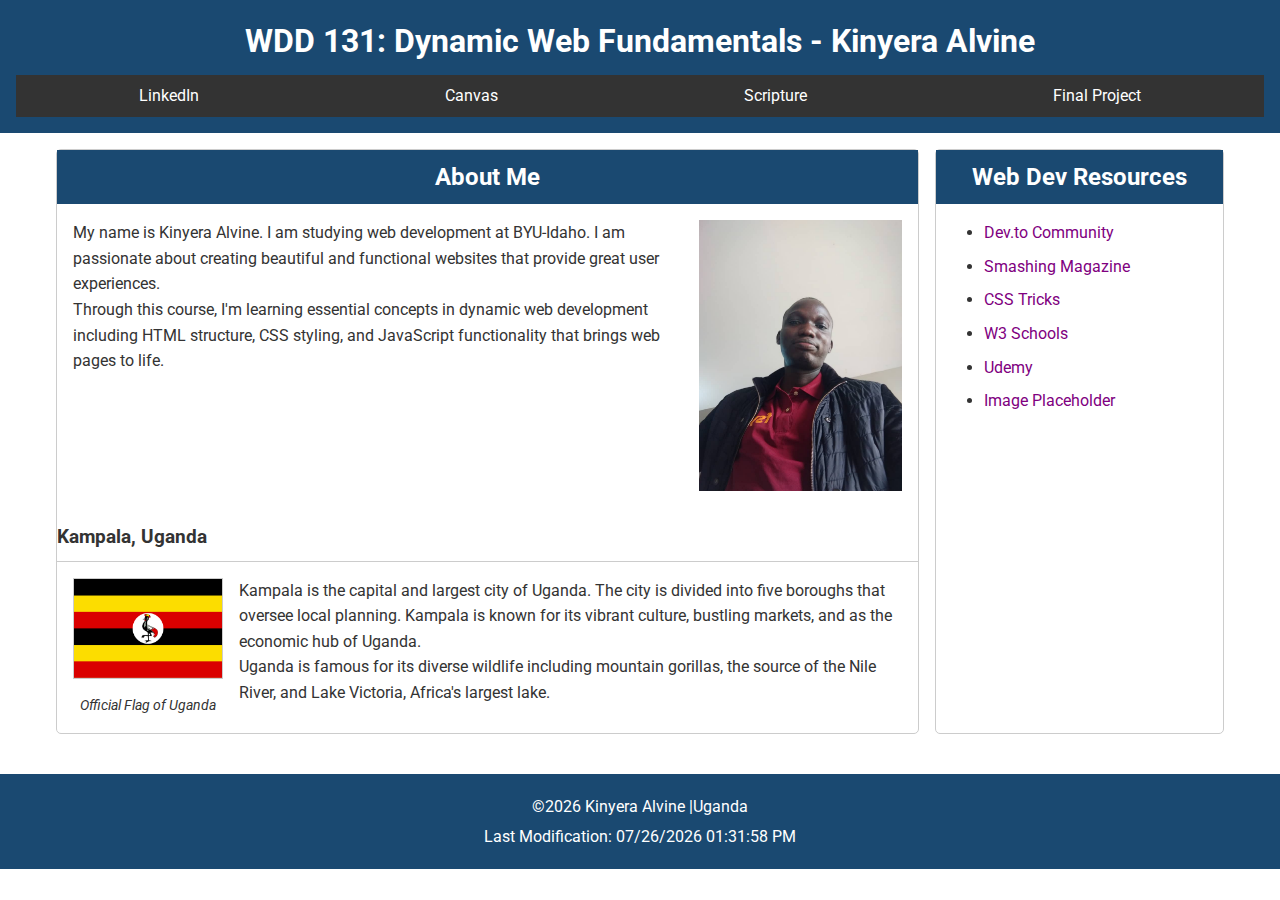
<file: index.html>
<!DOCTYPE html>
<html lang="en">
<head>
    <meta charset="UTF-8">
    <meta name="viewport" content="width=device-width, initial-scale=1.0">
    <title>WDD 131: Dynamic Web Fundamentals - Kinyera Alvine</title>
    <meta name="description" content="WDD 131 – Dynamic Web Fundamentals">
    <meta name="author" content="Kinyera Alvine">
    <link rel="stylesheet" href="styles/base.css">
    <link rel="preconnect" href="https://fonts.googleapis.com">
    <link rel="preconnect" href="https://fonts.gstatic.com" crossorigin>
    <link href="https://fonts.googleapis.com/css2?family=Roboto:wght@400;700&family=Lato&display=swap" rel="stylesheet">
    <script src="scripts/getdate.js" defer></script>
</head>
<body>
    <header>
        <h1>WDD 131: Dynamic Web Fundamentals - Kinyera Alvine</h1>
        <nav>
            <ul>
                <li><a href="https://www.linkedin.com/in/kinyera-alvine-8a0a10219/" target="_blank">LinkedIn</a></li>
                <li><a href="https://byupw.instructure.com/" target="_blank">Canvas</a></li>
                <li><a href="https://www.churchofjesuschrist.org/study/scriptures/bofm/1-ne/3?lang=eng&id=p7#p7" target="_blank">Scripture</a></li>
                <li><a href="final-project/" target="_blank">Final Project</a></li>
            </ul>
        </nav>
    </header>
    <main>
        <div class="content-container">
            <section class="about-me">
                <h2>About Me</h2>
                <div class="content">
                    <div class="bio-text">
                        <p>My name is Kinyera Alvine. I am studying web development at BYU-Idaho. I am passionate about creating beautiful and functional websites that provide great user experiences.</p>
                        <p>Through this course, I'm learning essential concepts in dynamic web development including HTML structure, CSS styling, and JavaScript functionality that brings web pages to life.</p>
                    </div>
                    <div class="profile-image">
                        <img src="images/picture.jpg" alt="Kinyera Alvine">
                    </div>
                </div>
                
                <h3> Kampala, Uganda</h3>
                <div class="location-content">
                    <div class="flag">
                        <img src="images/Flag.png" alt="Official Flag of Uganda">
                        <p class="caption">Official Flag of Uganda</p>
                    </div>
                    <div class="location-info">
                        <p>Kampala is the capital and largest city of Uganda. The city is divided into five boroughs that oversee local planning. Kampala is known for its vibrant culture, bustling markets, and as the economic hub of Uganda.</p>
                        <p>Uganda is famous for its diverse wildlife including mountain gorillas, the source of the Nile River, and Lake Victoria, Africa's largest lake.</p>
                    </div>
                </div>
            </section>
            
            <section class="resources">
                <h2>Web Dev Resources</h2>
                <ul>
                    <li><a href="https://dev.to/" target="_blank">Dev.to Community</a></li>
                    <li><a href="https://www.smashingmagazine.com/" target="_blank">Smashing Magazine</a></li>
                    <li><a href="https://css-tricks.com/" target="_blank">CSS Tricks</a></li>
                    <li><a href="https://www.w3schools.com/" target="_blank">W3 Schools</a></li>
                    <li><a href="https://www.udemy.com/" target="_blank">Udemy</a></li>
                    <li><a href="https://placeholder.com/" target="_blank">Image Placeholder</a></li>
                </ul>
            </section>
        </div>
    </main>
    <footer>
        <p>&copy;<span id="currentyear"></span>  Kinyera Alvine |Uganda</p>
        <p id="lastModified"></p>
    </footer>
</body>
</html>
</file>
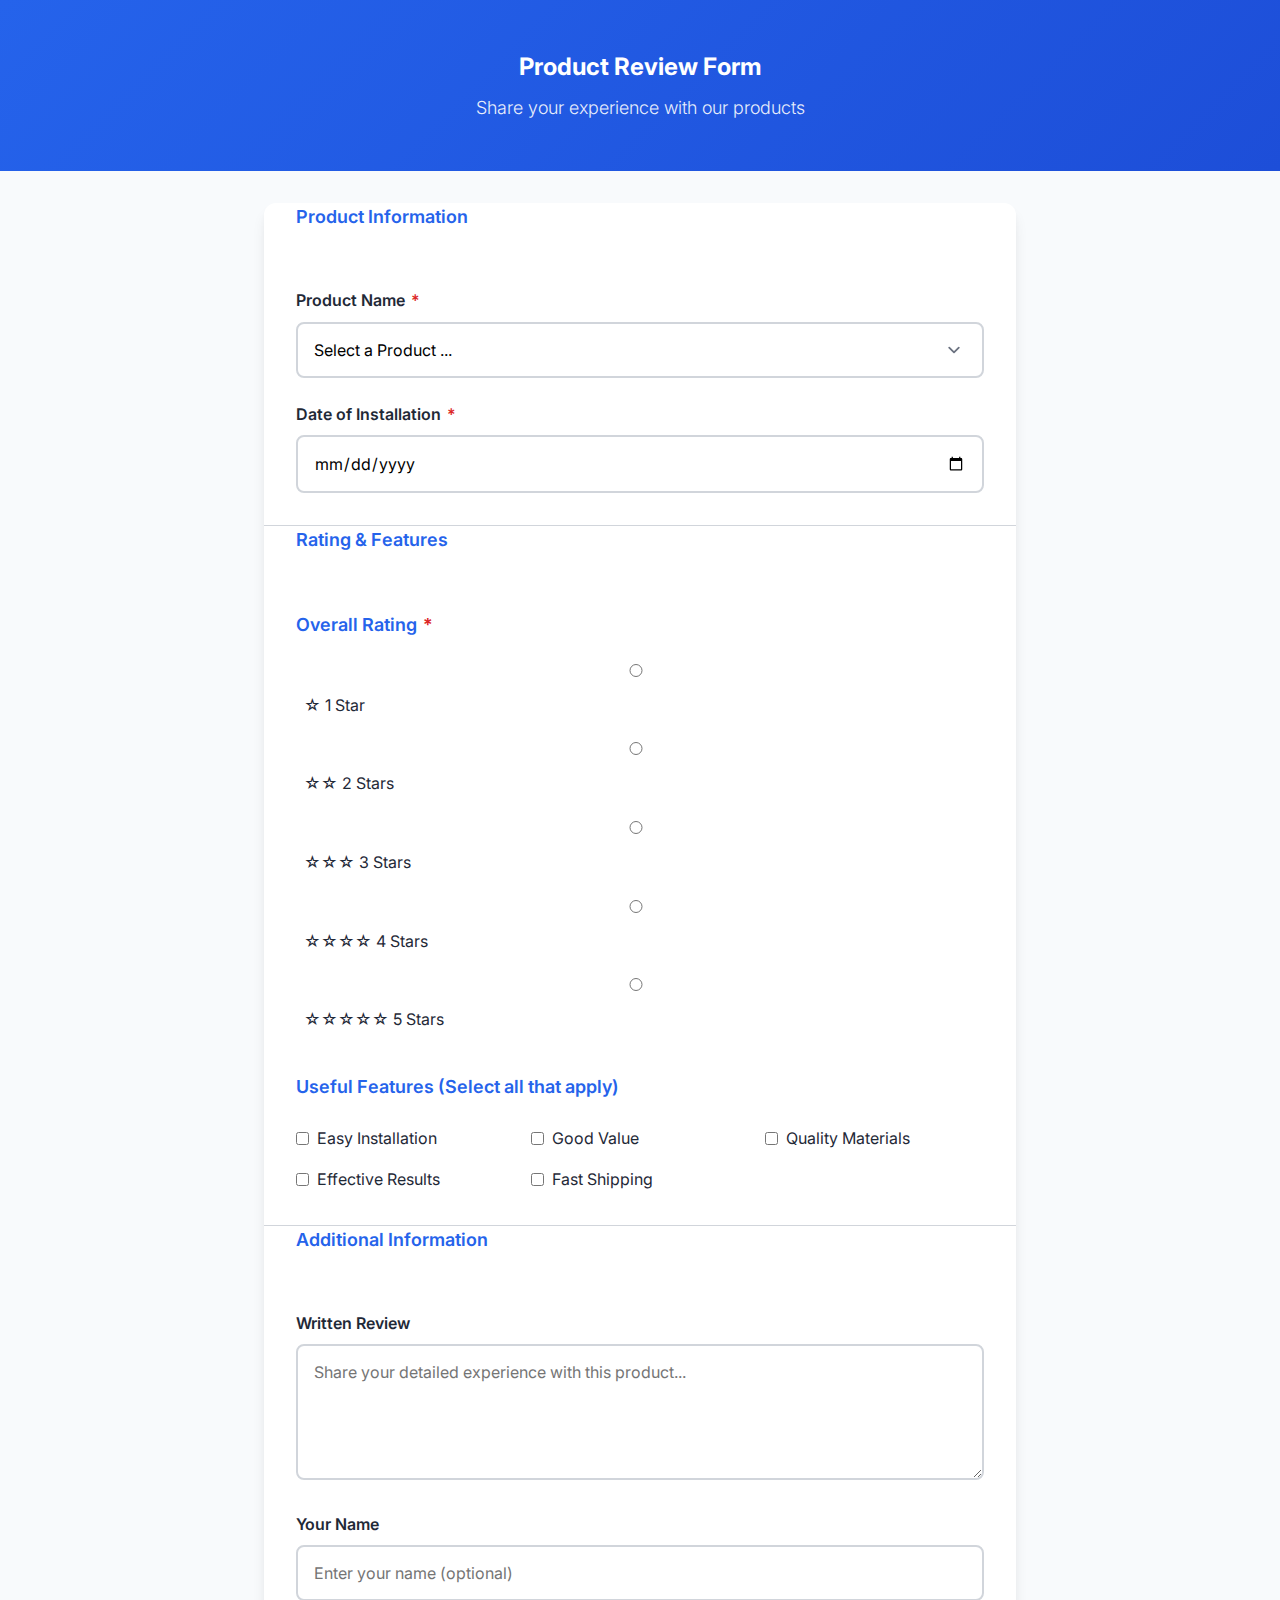
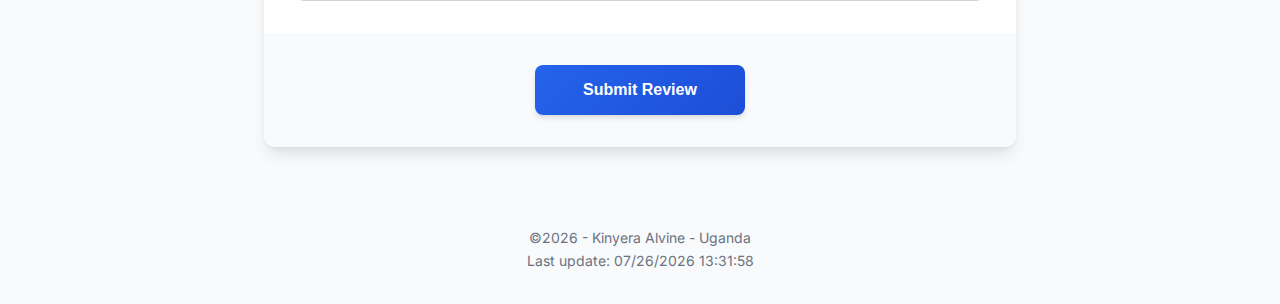
<file: form.html>
<!DOCTYPE html>
<html lang="en">
<head>
    <meta charset="UTF-8">
    <meta name="viewport" content="width=device-width, initial-scale=1.0">
    <title>Product Review Form | WDD 131</title>
    <meta name="description" content="Submit a product review with ratings and feedback">
    <meta name="author" content="Kinyera Alvine">
    <link rel="stylesheet" href="styles/form.css">
</head>
<body>
    <header>
        <h1>Product Review Form</h1>
        <p>Share your experience with our products</p>
    </header>

    <main>
        <form id="reviewForm" method="get" action="review.html">
            <fieldset>
                <legend>Product Information</legend>
                
                <div class="form-group">
                    <label for="productName">Product Name <span class="required">*</span></label>
                    <select id="productName" name="productName" required>
                        <option value="" disabled selected>Select a Product ...</option>
                    </select>
                </div>

                <div class="form-group">
                    <label for="installDate">Date of Installation <span class="required">*</span></label>
                    <input type="date" id="installDate" name="installDate" required>
                </div>
            </fieldset>

            <fieldset>
                <legend>Rating & Features</legend>
                
                <div class="form-group">
                    <fieldset class="rating-fieldset">
                        <legend>Overall Rating <span class="required">*</span></legend>
                        <div class="rating-container">
                            <input type="radio" id="rating1" name="rating" value="1" required>
                            <label for="rating1" class="star-label">☆ 1 Star</label>
                            
                            <input type="radio" id="rating2" name="rating" value="2" required>
                            <label for="rating2" class="star-label">☆☆ 2 Stars</label>
                            
                            <input type="radio" id="rating3" name="rating" value="3" required>
                            <label for="rating3" class="star-label">☆☆☆ 3 Stars</label>
                            
                            <input type="radio" id="rating4" name="rating" value="4" required>
                            <label for="rating4" class="star-label">☆☆☆☆ 4 Stars</label>
                            
                            <input type="radio" id="rating5" name="rating" value="5" required>
                            <label for="rating5" class="star-label">☆☆☆☆☆ 5 Stars</label>
                        </div>
                    </fieldset>
                </div>

                <div class="form-group">
                    <fieldset class="features-fieldset">
                        <legend>Useful Features (Select all that apply)</legend>
                        <div class="checkbox-container">
                            <div class="checkbox-item">
                                <input type="checkbox" id="easyInstall" name="features" value="Easy Installation">
                                <label for="easyInstall">Easy Installation</label>
                            </div>
                            <div class="checkbox-item">
                                <input type="checkbox" id="goodValue" name="features" value="Good Value">
                                <label for="goodValue">Good Value</label>
                            </div>
                            <div class="checkbox-item">
                                <input type="checkbox" id="qualityMaterials" name="features" value="Quality Materials">
                                <label for="qualityMaterials">Quality Materials</label>
                            </div>
                            <div class="checkbox-item">
                                <input type="checkbox" id="effectiveResults" name="features" value="Effective Results">
                                <label for="effectiveResults">Effective Results</label>
                            </div>
                            <div class="checkbox-item">
                                <input type="checkbox" id="fastShipping" name="features" value="Fast Shipping">
                                <label for="fastShipping">Fast Shipping</label>
                            </div>
                        </div>
                    </fieldset>
                </div>
            </fieldset>

            <fieldset>
                <legend>Additional Information</legend>
                
                <div class="form-group">
                    <label for="writtenReview">Written Review</label>
                    <textarea id="writtenReview" name="writtenReview" rows="5" placeholder="Share your detailed experience with this product..."></textarea>
                </div>

                <div class="form-group">
                    <label for="userName">Your Name</label>
                    <input type="text" id="userName" name="userName" placeholder="Enter your name (optional)">
                </div>
            </fieldset>

            <div class="form-actions">
                <input type="submit" value="Submit Review" class="submit-btn">
            </div>
        </form>
    </main>

    <footer>
      <p>&copy;<span id="currentyear">2025</span> - Kinyera Alvine - Uganda</p>
    <p id="lastModified">Last Modified:</p>
    </footer>

    <script src="scripts/form.js"></script>
</body>
</html>
</file>
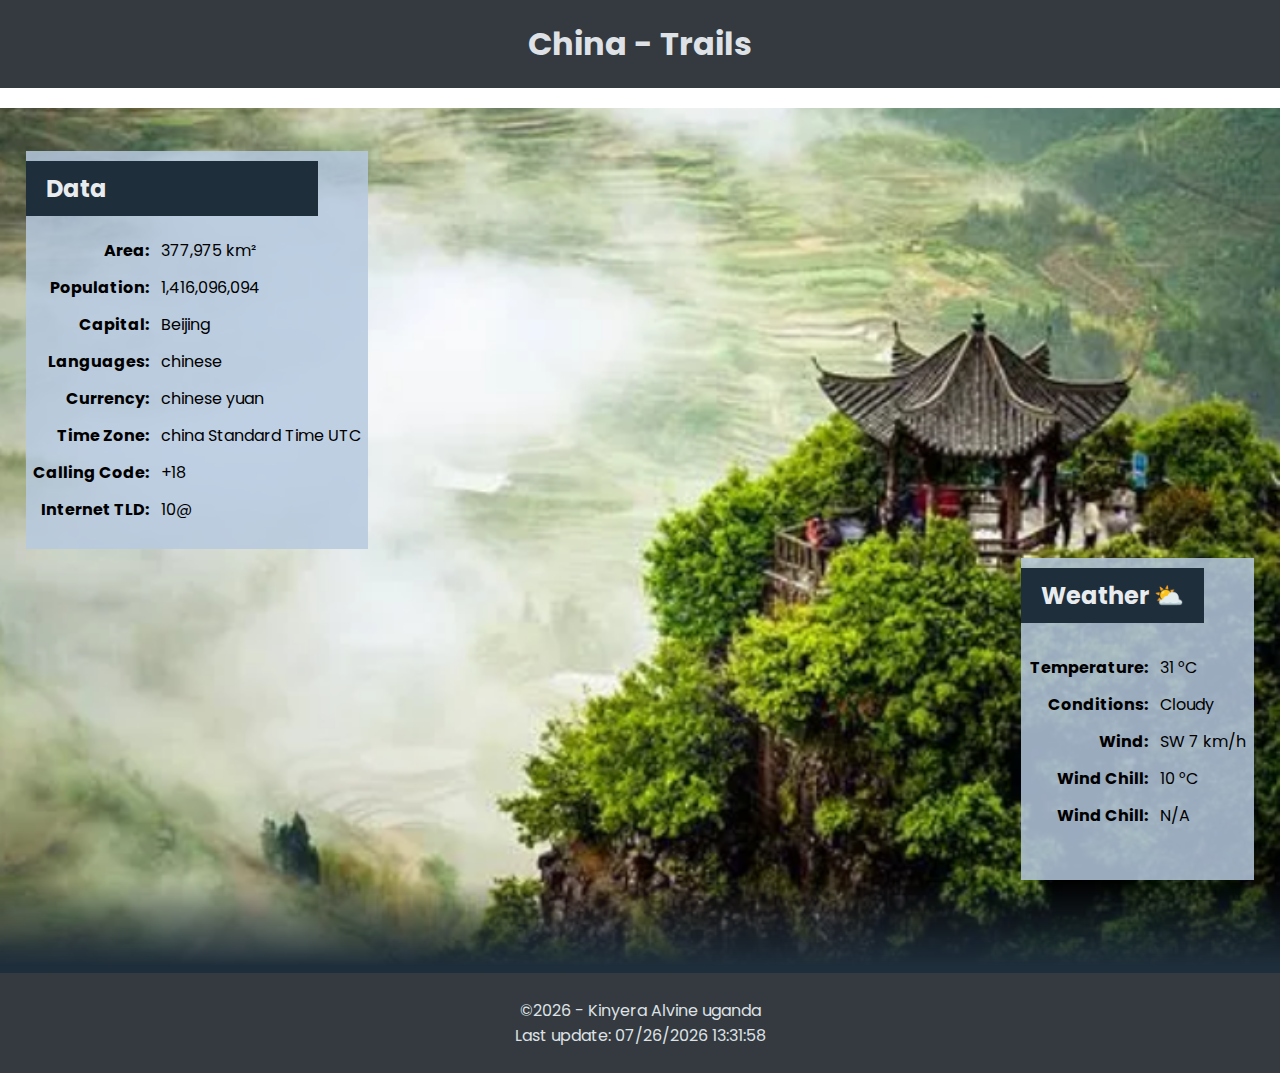
<file: place.html>
<!DOCTYPE html>
<html lang="en">

<head>
    <meta charset="UTF-8">
    <meta name="viewport" content="width=device-width, initial-scale=1.0">
    <title>Document</title>
    <meta name="description" content="">
    <meta name="keywords" content="">
    <meta name="author" content="">
    <link rel="preconnect" href="https://fonts.googleapis.com">
    <link rel="preconnect" href="https://fonts.gstatic.com" crossorigin>
    <link href="https://fonts.googleapis.com/css2?family=Poppins:wght@100;400&display=swap" rel="stylesheet">
    <link rel="stylesheet" href="styles/place.css">
    <link rel="stylesheet" href="styles/place-large.css">
    <script src="scripts/place.js" defer></script>
</head>

<body>
    <header>
        <h1>China - Trails</h1>
    </header>
    <main class="container">
        <div class="hero-section">
            <picture class="hero">
                <source media="(min-width: 1000px)" srcset="images/hero-large1.png">
                <source media="(min-width: 620px)" srcset="images/hero-midiun1.png">
                <img src="images/hero-small1.png" alt="china">
            </picture>
        </div>
        <div class="data">
            <h2 class="box-title">Data</h2>
            <table>
                <tr>
                    <td class="label"><b>Area:</b></td>
                    <td>377,975 km²</td>
                </tr>
                <tr>
                    <td class="label"><b>Population:</b></td>
                    <td>1,416,096,094</td>
                </tr>
                <tr>
                    <td class="label"><b>Capital:</b></td>
                    <td>Beijing</td>
                </tr>
                <tr>
                    <td class="label"><b>Languages:</b></td>
                    <td>chinese</td>
                </tr>
                <tr>
                    <td class="label"><b>Currency:</b></td>
                    <td>chinese yuan</td>
                </tr>
                <tr>
                    <td class="label"><b>Time Zone:</b></td>
                    <td>china Standard Time UTC</td>
                </tr>
                <tr>
                    <td class="label"><b>Calling Code:</b></td>
                    <td>+18</td>
                </tr>
                <tr>
                    <td class="label"><b>Internet TLD:</b></td>
                    <td>10@</td>
                </tr>
            </table>
        </div>
        <div class="weather">
            <h2 class="box-title">Weather <span class="weather-icon">&#9925;</span></h2>
            <img src="images/weather-icon.svg" alt="light weather">
            <table>
                <tr>
                    <td class="label"><b>Temperature:</b></td>
                    <td>31 °C</td>
                </tr>
                <tr>
                    <td class="label"><b>Conditions:</b></td>
                    <td>Cloudy</td>
                </tr>
                <tr>
                    <td class="label"><b>Wind:</b></td>
                    <td>SW 7 km/h</td>
                </tr>
                <tr>
                    <td class="label"><b>Wind Chill:</b></td>
                    <td>10 °C</td>
                </tr>
            </table>
        </div>
    </main>
    <footer>
        <p>
            &copy;<span id="currentyear">year </span> - Kinyera Alvine uganda
        </p>
        <p id="lastModified">time stamp </p>
    </footer>
</body>

</html>
</file>
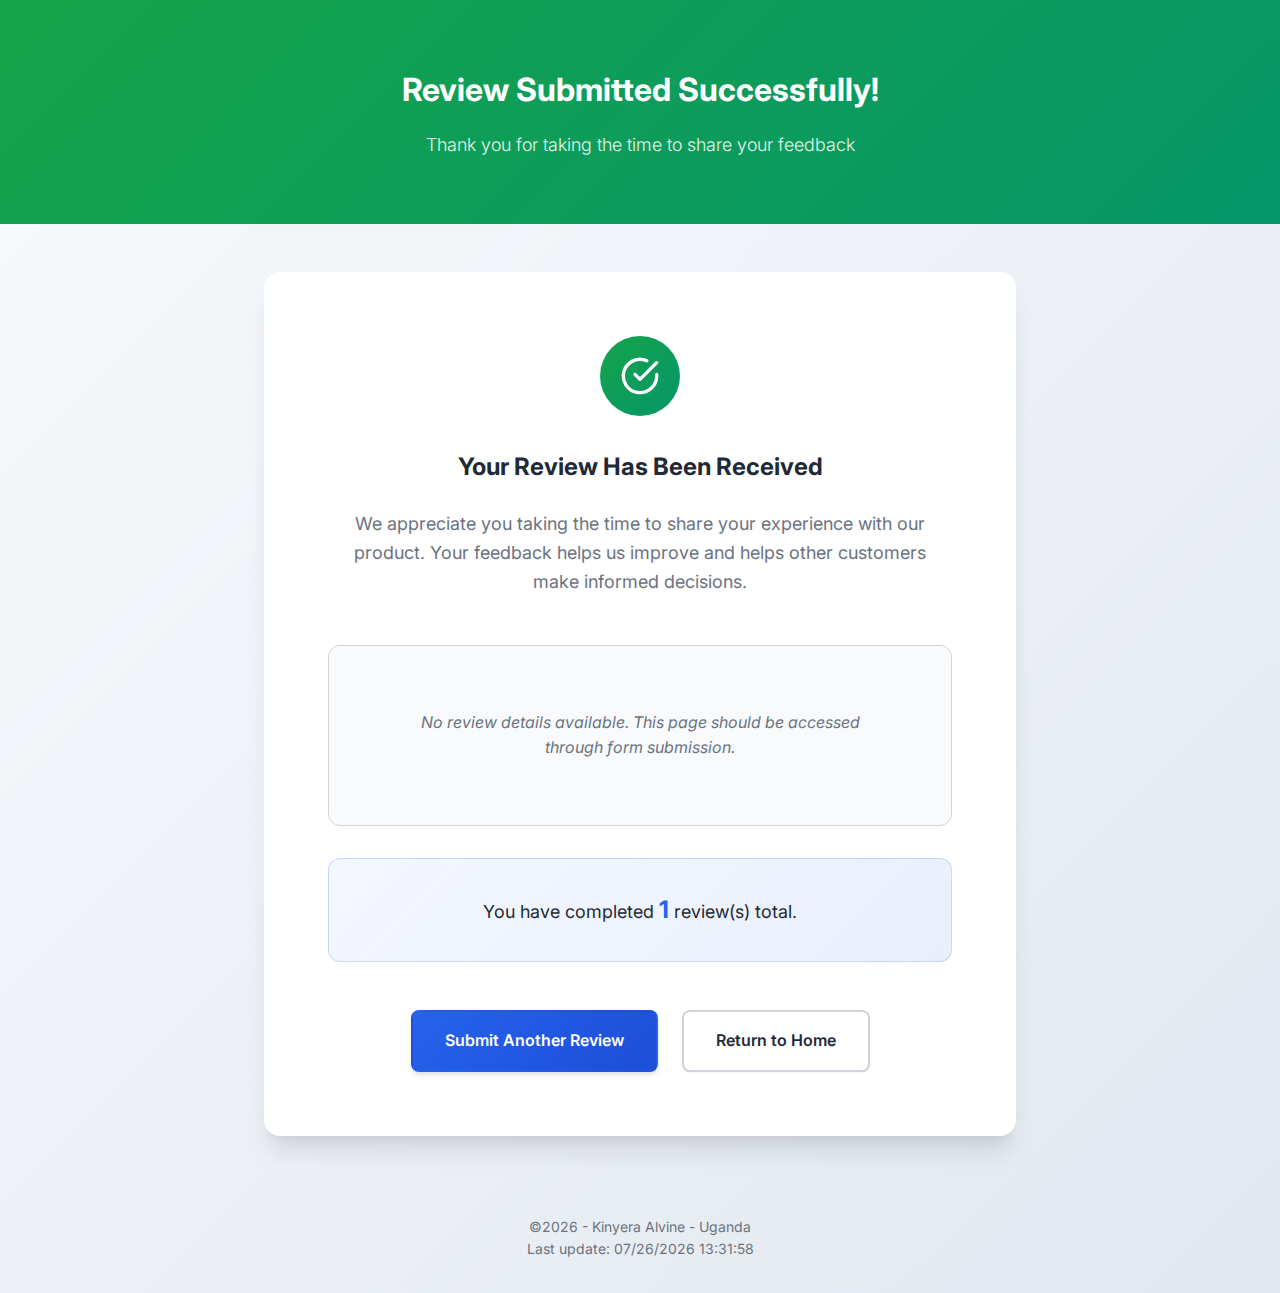
<file: review.html>
<!DOCTYPE html>
<html lang="en">
<head>
    <meta charset="UTF-8">
    <meta name="viewport" content="width=device-width, initial-scale=1.0">
    <title>Review Confirmation | WDD 131</title>
    <meta name="description" content="Thank you for submitting your product review">
    <meta name="author" content="Kinyera Alvine">
    <link rel="stylesheet" href="styles/review.css">
</head>
<body>
    <header>
        <h1>Review Submitted Successfully!</h1>
        <p>Thank you for taking the time to share your feedback</p>
    </header>

    <main>
        <div class="confirmation-container">
            <div class="success-icon">
                <svg width="64" height="64" viewBox="0 0 24 24" fill="none" stroke="currentColor" stroke-width="2" stroke-linecap="round" stroke-linejoin="round">
                    <path d="M22 11.08V12a10 10 0 1 1-5.93-9.14"></path>
                    <polyline points="22,4 12,14.01 9,11.01"></polyline>
                </svg>
            </div>
            
            <h2>Your Review Has Been Received</h2>
            <p class="confirmation-message">
                We appreciate you taking the time to share your experience with our product. 
                Your feedback helps us improve and helps other customers make informed decisions.
            </p>
            
            <div class="review-summary" id="reviewSummary">
            </div>
            
            <div class="review-counter">
                <p>You have completed <strong id="reviewCount">0</strong> review(s) total.</p>
            </div>
            
            <div class="action-buttons">
                <a href="form.html" class="btn btn-primary">Submit Another Review</a>
                <a href="#" class="btn btn-secondary">Return to Home</a>
            </div>
        </div>
    </main>

    <footer>
        <p>&copy;<span id="currentyear">2025</span> - Kinyera Alvine - Uganda</p>
    <p id="lastModified">Last Modified:</p>
    </footer>

    <script src="scripts/review.js"></script>
</body>
</html>
</file>
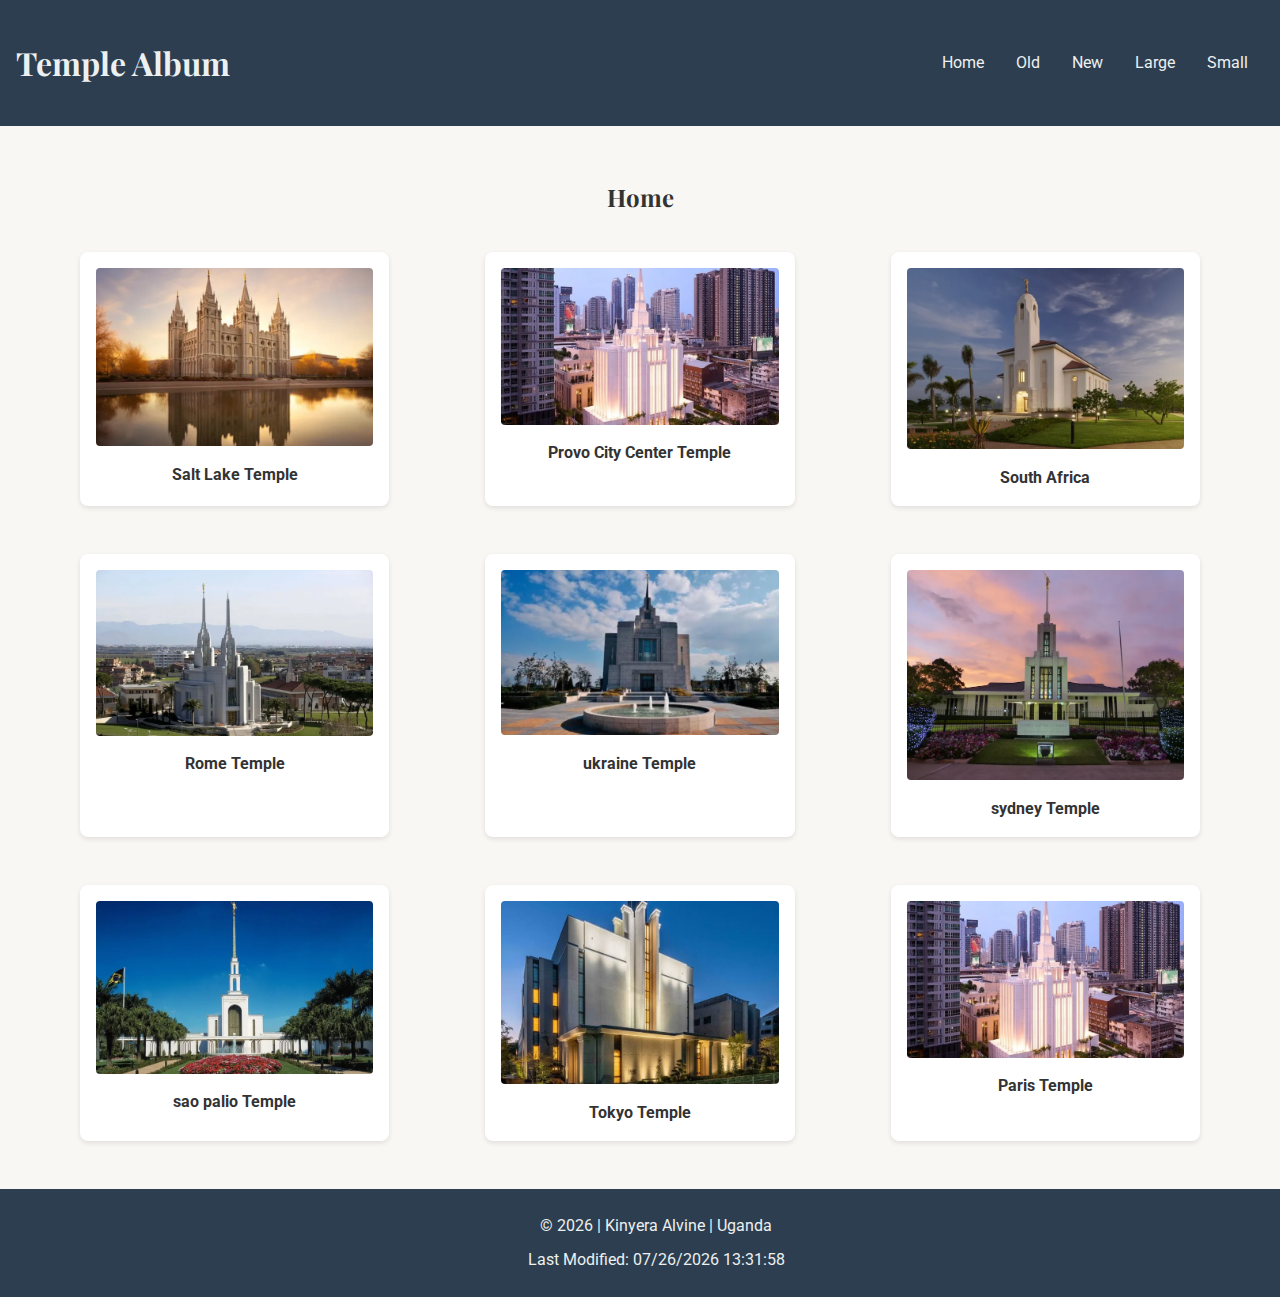
<file: temple.html>
<!DOCTYPE html>
<html lang="en">
<head>
    <meta charset="UTF-8">
    <meta name="viewport" content="width=device-width, initial-scale=1.0">
    <title>Temple Album</title>
    <meta name="description" content="A responsive gallery of temple pictures">
    <meta name="author" content="Kinyera Alvine">
    <link rel="preconnect" href="https://fonts.googleapis.com">
    <link rel="preconnect" href="https://fonts.gstatic.com" crossorigin>
    <link href="https://fonts.googleapis.com/css2?family=Roboto:wght@400;700&family=Playfair+Display:wght@700&display=swap" rel="stylesheet">
    
    
    <link rel="stylesheet" href="styles/temples.css">
    <link rel="stylesheet" href="styles/temples-large.css" media="(min-width: 768px)">
    
   
    <script src="scripts/temples.js" defer></script>
</head>
<body>
    <header>
        <h1>Temple Album</h1>
        <button id="menu-button" aria-label="Toggle navigation menu">☰</button>
        <nav id="primary-nav">
            <ul>
                <li><a href="index.html">Home</a></li>
                <li><a href="#">Old</a></li>
                <li><a href="#">New</a></li>
                <li><a href="#">Large</a></li>
                <li><a href="#">Small</a></li>
            </ul>
        </nav>
    </header>
    
    <main>
        <h2>Home</h2>
        <div class="gallery">
            <figure>
                <img src="images/salt lake.png" alt="Salt Lake Temple" loading="lazy">
                <figcaption>Salt Lake Temple</figcaption>
            </figure>
            <figure>
                <img src="images/provo.png" alt="Provo City Center Temple" loading="lazy">
                <figcaption>Provo City Center Temple</figcaption>
            </figure>
            <figure>
                <img src="images/South africa.png" alt="Manti Temple" loading="lazy">
                <figcaption>South Africa</figcaption>
            </figure>
            <figure>
                <img src="images/rome.png" alt="Logan Temple" loading="lazy">
                <figcaption>Rome Temple</figcaption>
            </figure>
            <figure>
                <img src="images/Ukraine.png" alt="St. George Temple" loading="lazy">
                <figcaption>ukraine Temple</figcaption>
            </figure>
            <figure>
                <img src="images/sydney.png" alt="Bountiful Temple" loading="lazy">
                <figcaption>sydney Temple</figcaption>
            </figure>
            <figure>
                <img src="images/sao palio.png" alt="Ogden Temple" loading="lazy">
                <figcaption>sao palio Temple</figcaption>
            </figure>
            <figure>
                <img src="images/Tokyo.png" alt="Jordan River Temple" loading="lazy">
                <figcaption>Tokyo Temple</figcaption>
            </figure>
            <figure>
                <img src="images/paris.png" alt="Draper Temple" loading="lazy">
                <figcaption>Paris Temple</figcaption>
            </figure>
        </div>
    </main>
    
    <footer>
        <p>&copy; <span id="currentyear"></span> | Kinyera Alvine | Uganda</p>
        <p>Last Modified: <span id="lastmodified"></span></p>
    </footer>
</body>
</html>
</file>
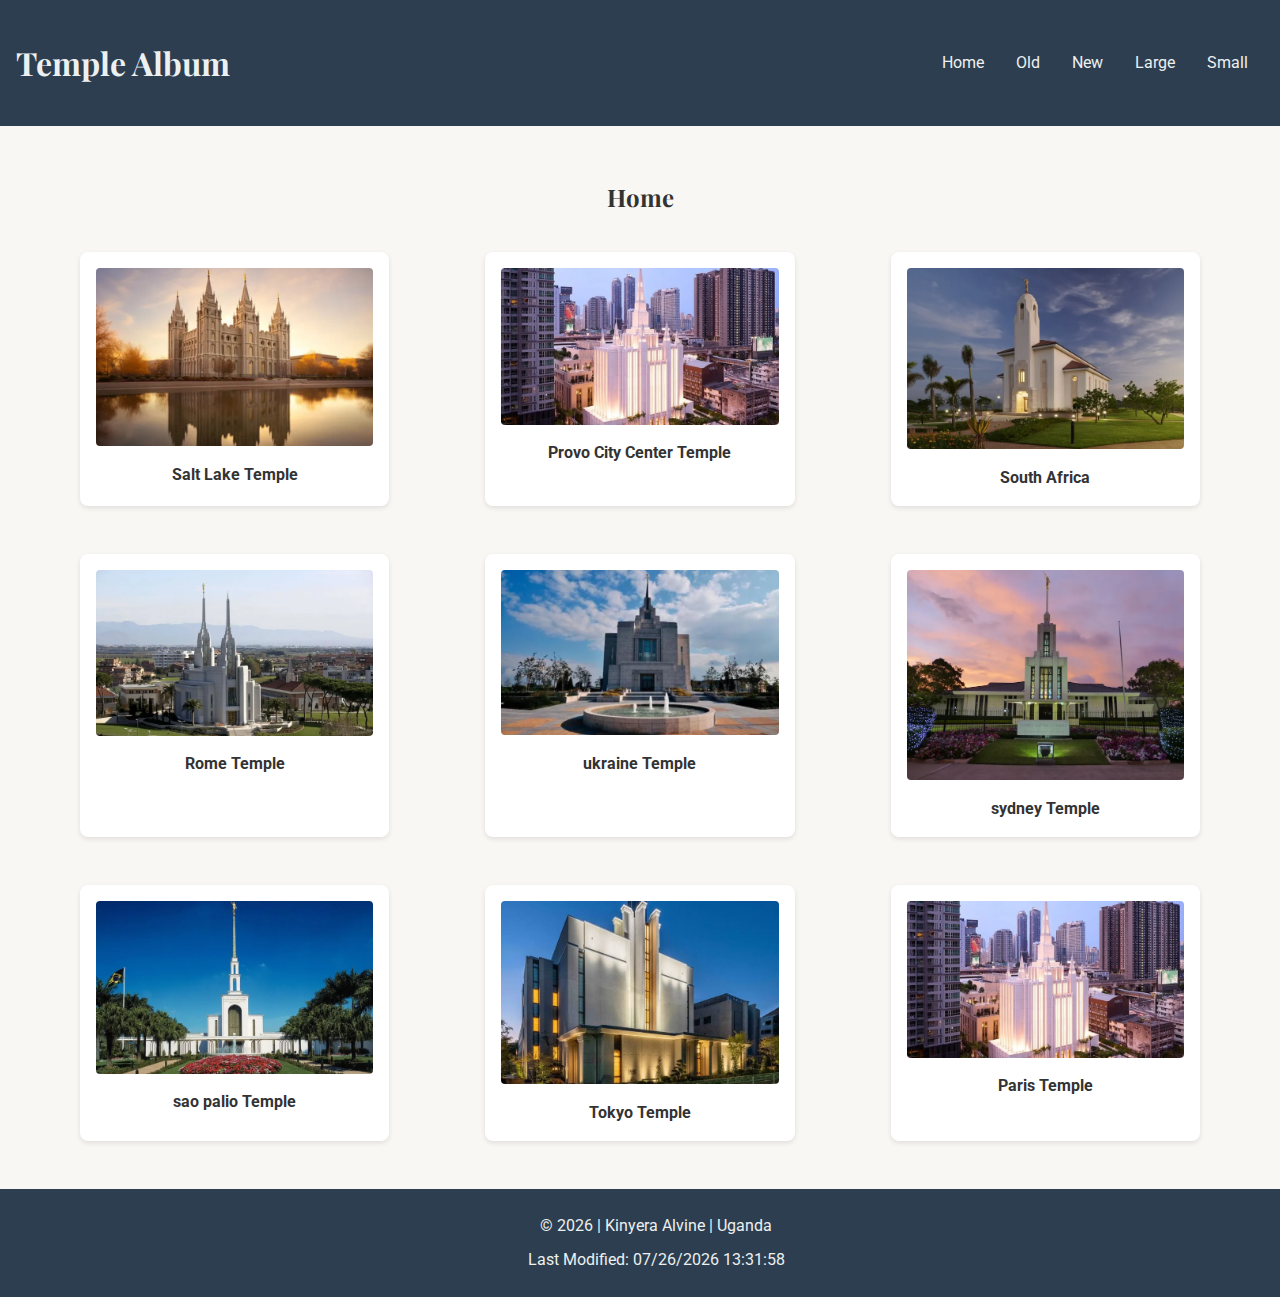
<file: temples.html>
<!DOCTYPE html>
<html lang="en">
<head>
    <meta charset="UTF-8">
    <meta name="viewport" content="width=device-width, initial-scale=1.0">
    <title>Temple Album</title>
    <meta name="description" content="A responsive gallery of temple pictures">
    <meta name="author" content="Kinyera Alvine">
    <link rel="preconnect" href="https://fonts.googleapis.com">
    <link rel="preconnect" href="https://fonts.gstatic.com" crossorigin>
    <link href="https://fonts.googleapis.com/css2?family=Roboto:wght@400;700&family=Playfair+Display:wght@700&display=swap" rel="stylesheet">
    
    
    <link rel="stylesheet" href="styles/temples.css">
    <link rel="stylesheet" href="styles/temples-large.css" media="(min-width: 768px)">
    
   
    <script src="scripts/temples.js" defer></script>
</head>
<body>
    <header>
        <h1>Temple Album</h1>
        <button id="menu-button" aria-label="Toggle navigation menu">☰</button>
        <nav id="primary-nav">
            <ul>
                <li><a href="index.html">Home</a></li>
                <li><a href="filtered-temples.html">Old</a></li>
                <li><a href="#">New</a></li>
                <li><a href="#">Large</a></li>
                <li><a href="#">Small</a></li>
            </ul>
        </nav>
    </header>
    
    <main>
        <h2>Home</h2>
        <div class="gallery">
            <figure>
                <img src="images/salt lake.png" alt="Salt Lake Temple" loading="lazy">
                <figcaption>Salt Lake Temple</figcaption>
            </figure>
            <figure>
                <img src="images/provo.png" alt="Provo City Center Temple" loading="lazy">
                <figcaption>Provo City Center Temple</figcaption>
            </figure>
            <figure>
                <img src="images/South africa.png" alt="Manti Temple" loading="lazy">
                <figcaption>South Africa</figcaption>
            </figure>
            <figure>
                <img src="images/rome.png" alt="Logan Temple" loading="lazy">
                <figcaption>Rome Temple</figcaption>
            </figure>
            <figure>
                <img src="images/Ukraine.png" alt="St. George Temple" loading="lazy">
                <figcaption>ukraine Temple</figcaption>
            </figure>
            <figure>
                <img src="images/sydney.png" alt="Bountiful Temple" loading="lazy">
                <figcaption>sydney Temple</figcaption>
            </figure>
            <figure>
                <img src="images/sao palio.png" alt="Ogden Temple" loading="lazy">
                <figcaption>sao palio Temple</figcaption>
            </figure>
            <figure>
                <img src="images/Tokyo.png" alt="Jordan River Temple" loading="lazy">
                <figcaption>Tokyo Temple</figcaption>
            </figure>
            <figure>
                <img src="images/paris.png" alt="Draper Temple" loading="lazy">
                <figcaption>Paris Temple</figcaption>
            </figure>
        </div>
    </main>
    
    <footer>
        <p>&copy; <span id="currentyear"></span> | Kinyera Alvine | Uganda</p>
        <p>Last Modified: <span id="lastmodified"></span></p>
    </footer>
</body>
</html>
</file>
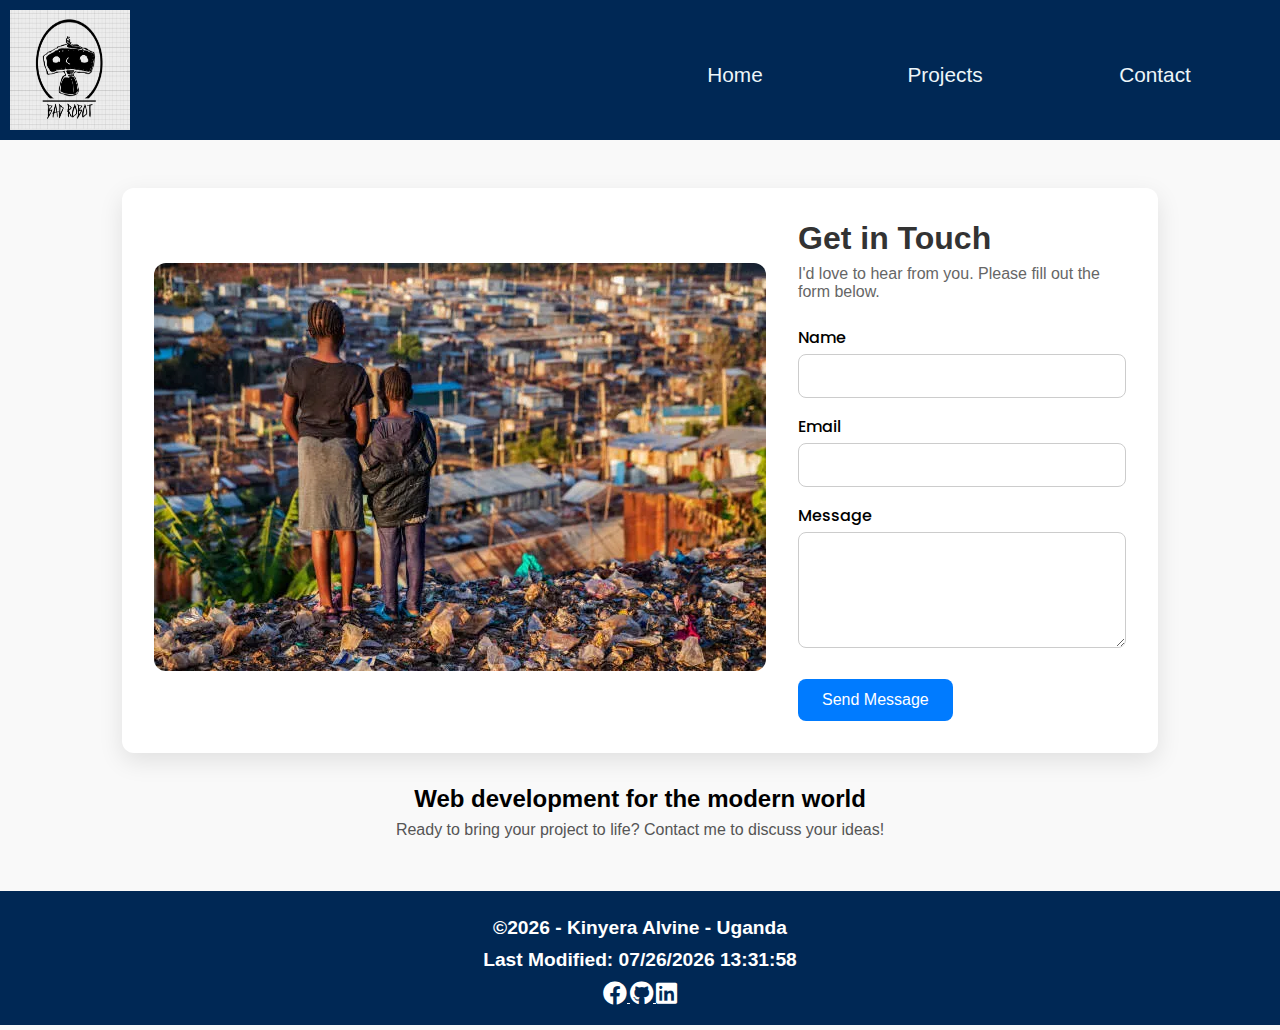
<file: Projects/contact.html>
<!DOCTYPE html>
<html lang="en">
<head>
  <meta charset="UTF-8" />
  <meta name="viewport" content="width=device-width, initial-scale=1.0" />
  <title>Contact Us</title>
  <meta name="description" content="Contact the developer for web projects or collaborations" />
  <meta name="keywords" content="Web Developer, Contact Form, Uganda, Portfolio" />
  <meta name="author" content="Kinyera Alvine uganda" />

  <link href="https://fonts.googleapis.com/css2?family=Poppins:wght@300;500;700&display=swap" rel="stylesheet" />
  <link href='https://unpkg.com/boxicons@2.1.4/css/boxicons.min.css' rel='stylesheet' />
  <link rel="stylesheet" href="https://cdnjs.cloudflare.com/ajax/libs/font-awesome/5.15.1/css/all.min.css" />

  <link rel="stylesheet" href="styles/style.css" />
  <link rel="stylesheet" href="styles/style-large.css" />
  <link rel="stylesheet" href="styles/contact.css" />

</head>
<body>
  <header>
    <img src="images/logo.png" alt="Logo Kinyera Alvine" width="150" />
    <button id="menu"></button>
    <nav class="navigation">
      <a href="index.html">Home</a>
      <a href="projects.html">Projects</a>
      <a class="active" href="contact.html">Contact</a>
    </nav>
  </header>

  <main class="contact-main">
    <section class="contact-wrapper">
      <div class="contact-image">
        <img src="images/kid.webp" alt="African Tech" />
      </div>
      <div class="contact-form">
        <h1>Get in Touch</h1>
        <p>I'd love to hear from you. Please fill out the form below.</p>
        <form action="my-handling-form-page" method="post">
          <label for="name">Name</label>
          <input type="text" id="name" name="user_name" required />

          <label for="mail">Email</label>
          <input type="email" id="mail" name="user_email" required />

          <label for="msg">Message</label>
          <textarea id="msg" name="user_message" rows="5" required></textarea>

          <button type="submit">Send Message</button>
        </form>
      </div>
    </section>

    <section class="contact-footer-cta">
      <h3>Web development for the modern world</h3>
      <p>Ready to bring your project to life? Contact me to discuss your ideas!</p>
    </section>
  </main>

  <footer>
    <p>&copy;<span id="currentyear">2025</span> - Kinyera Alvine - Uganda</p>
    <p id="lastModified">Last Modified:</p>
    <div class="social-links">
      <a href="https://twitter.com/AlvineKinyera" target="_blank">
        <i class="fab fa-facebook fa-beat" style="font-size: 24px;"></i>
      </a>
      <a href="https://github.com/alvine2" target="_blank">
        <i class="fab fa-github fa-beat" style="font-size: 24px;"></i>
      </a>
      <a href="https://www.linkedin.com/in/kinyera-alvine-8a0a10219/" target="_blank">
        <i class="fab fa-linkedin fa-beat" style="font-size: 24px;"></i>
      </a>
    </div>
  </footer>

  <script src="scripts/base.js" defer></script>
</body>
</html>
</file>
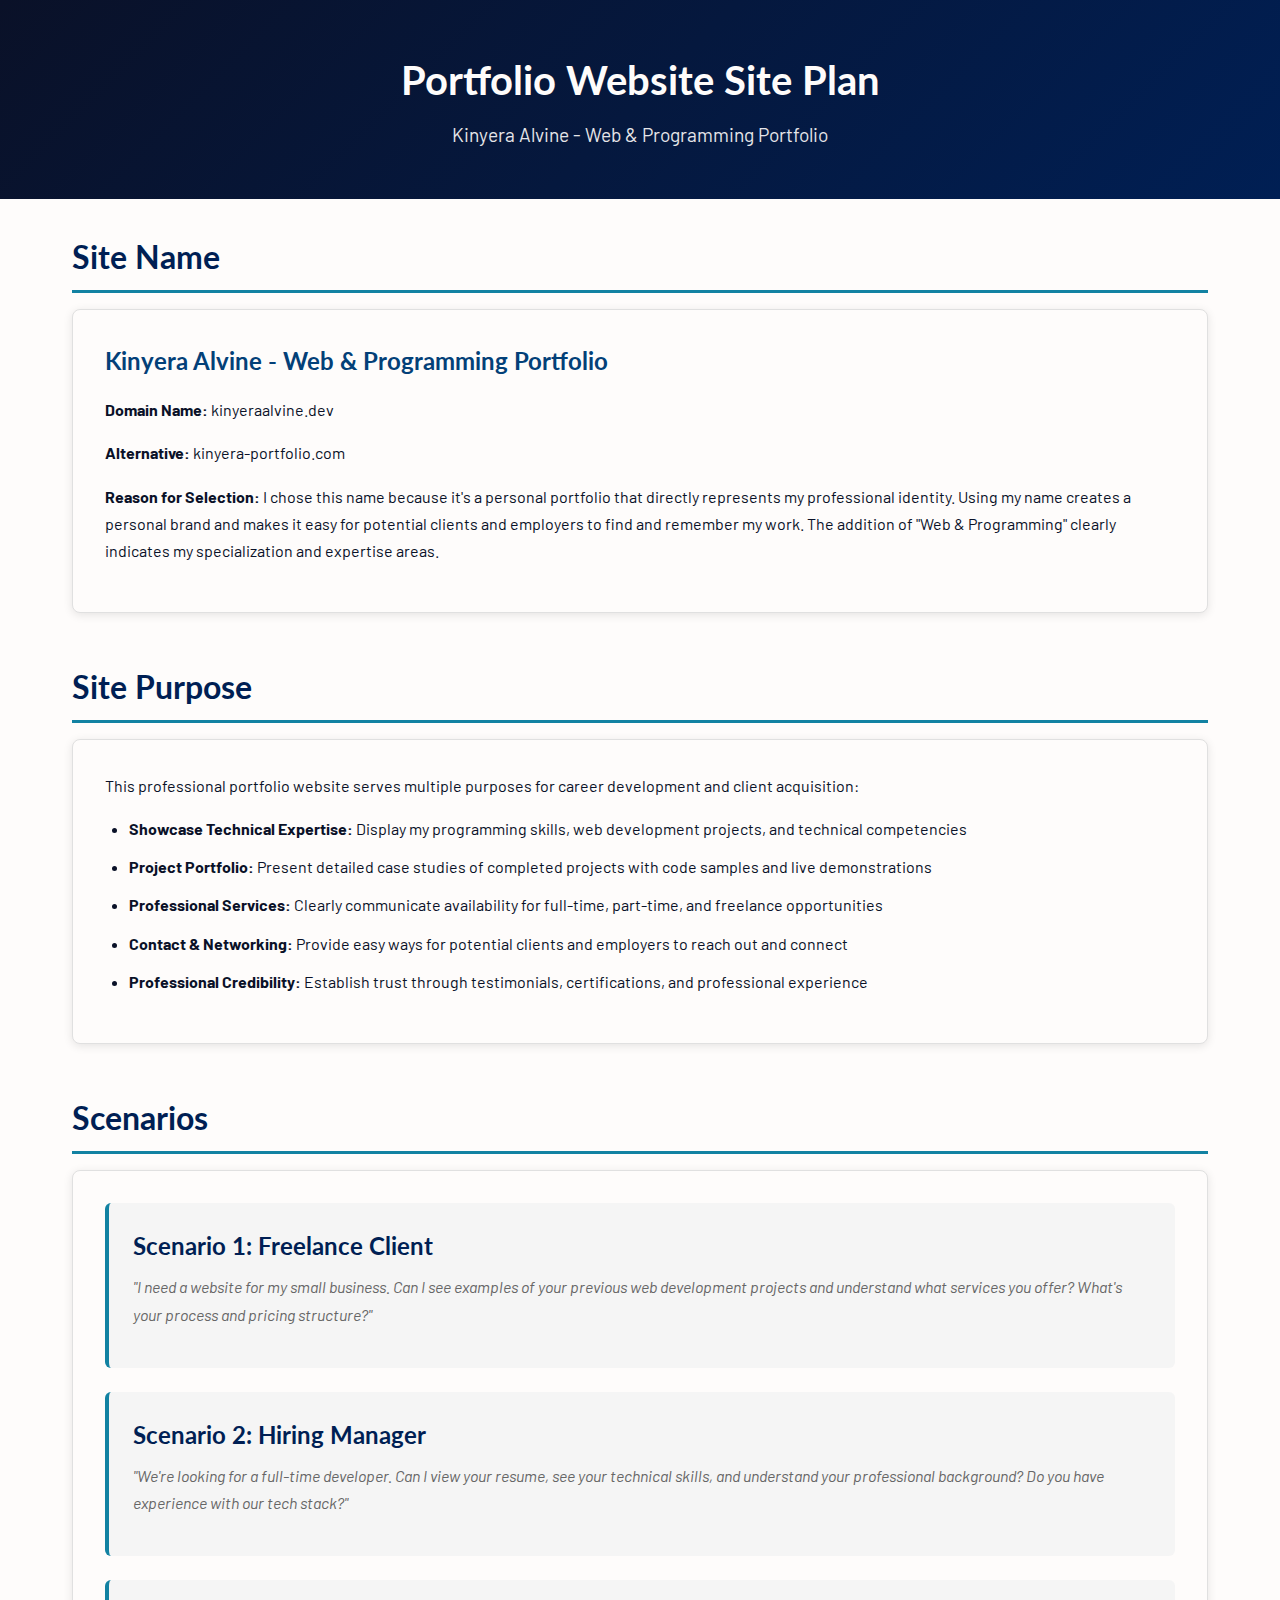
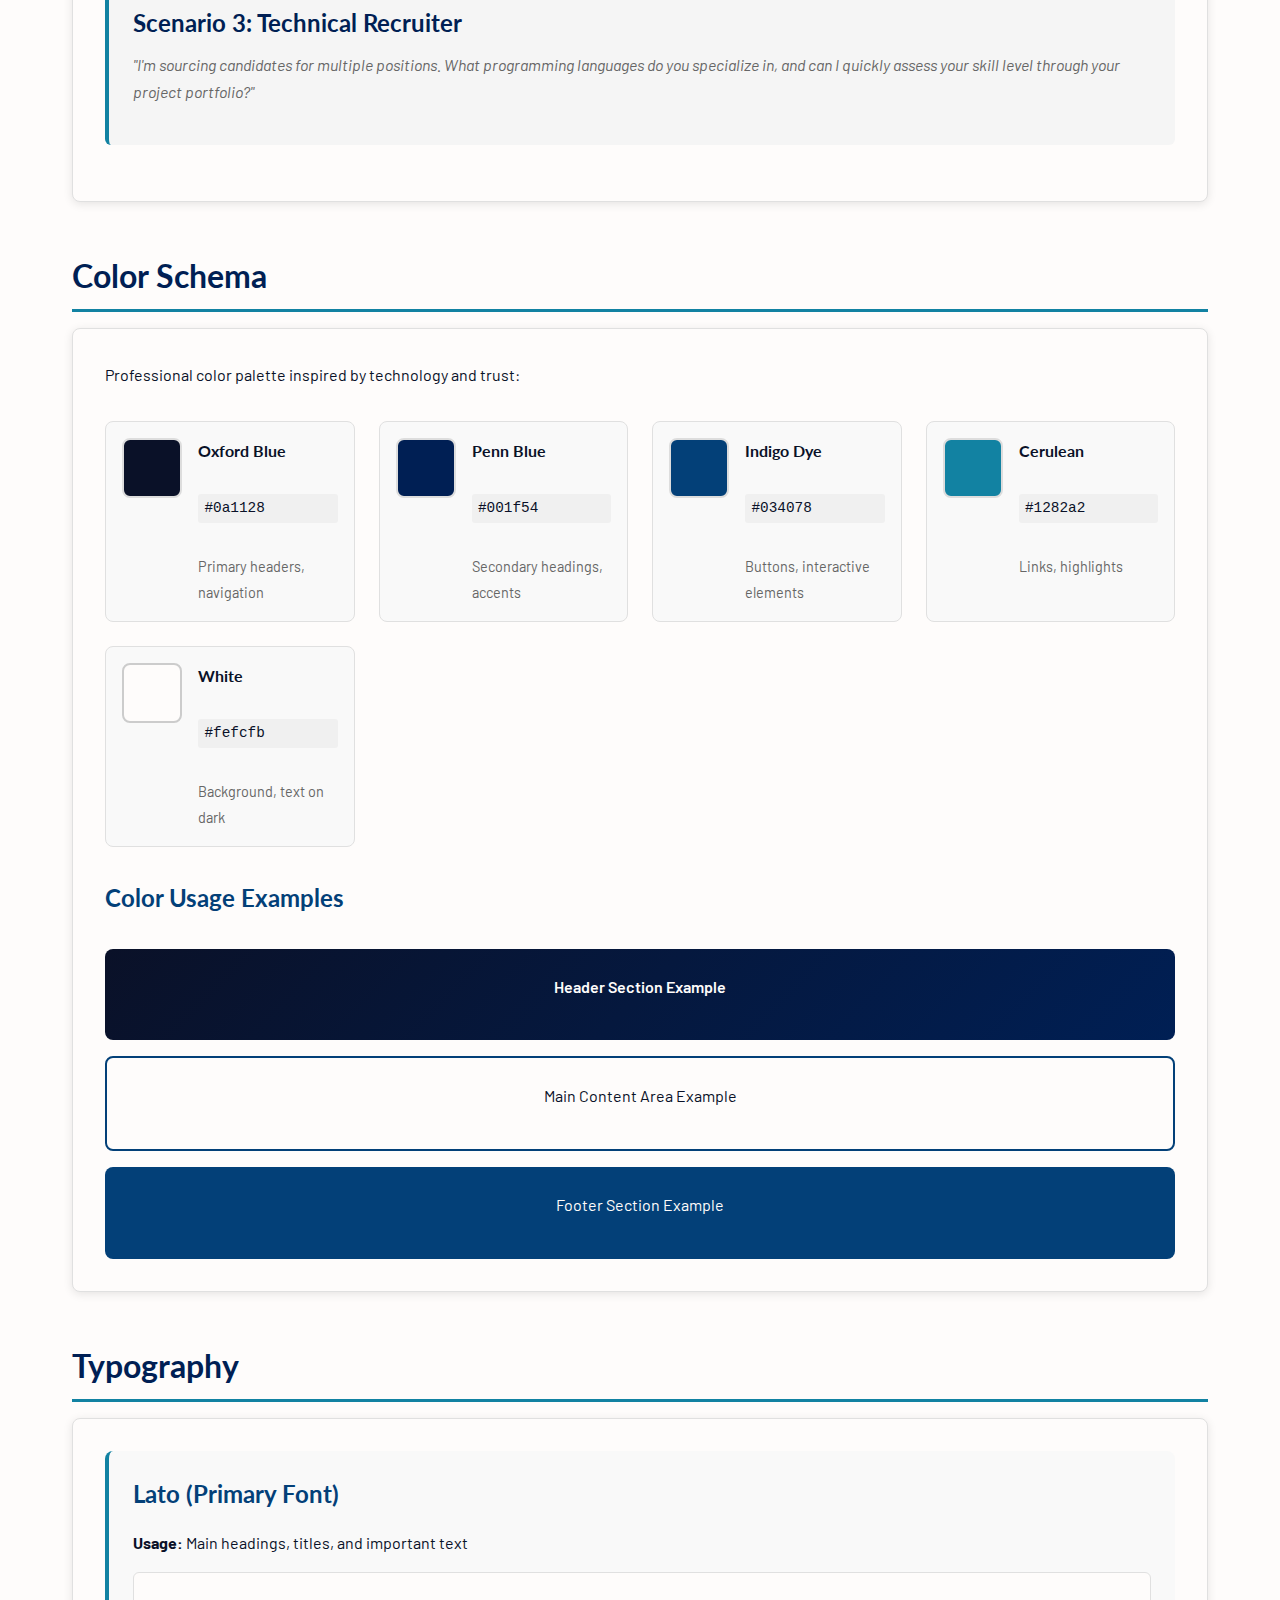
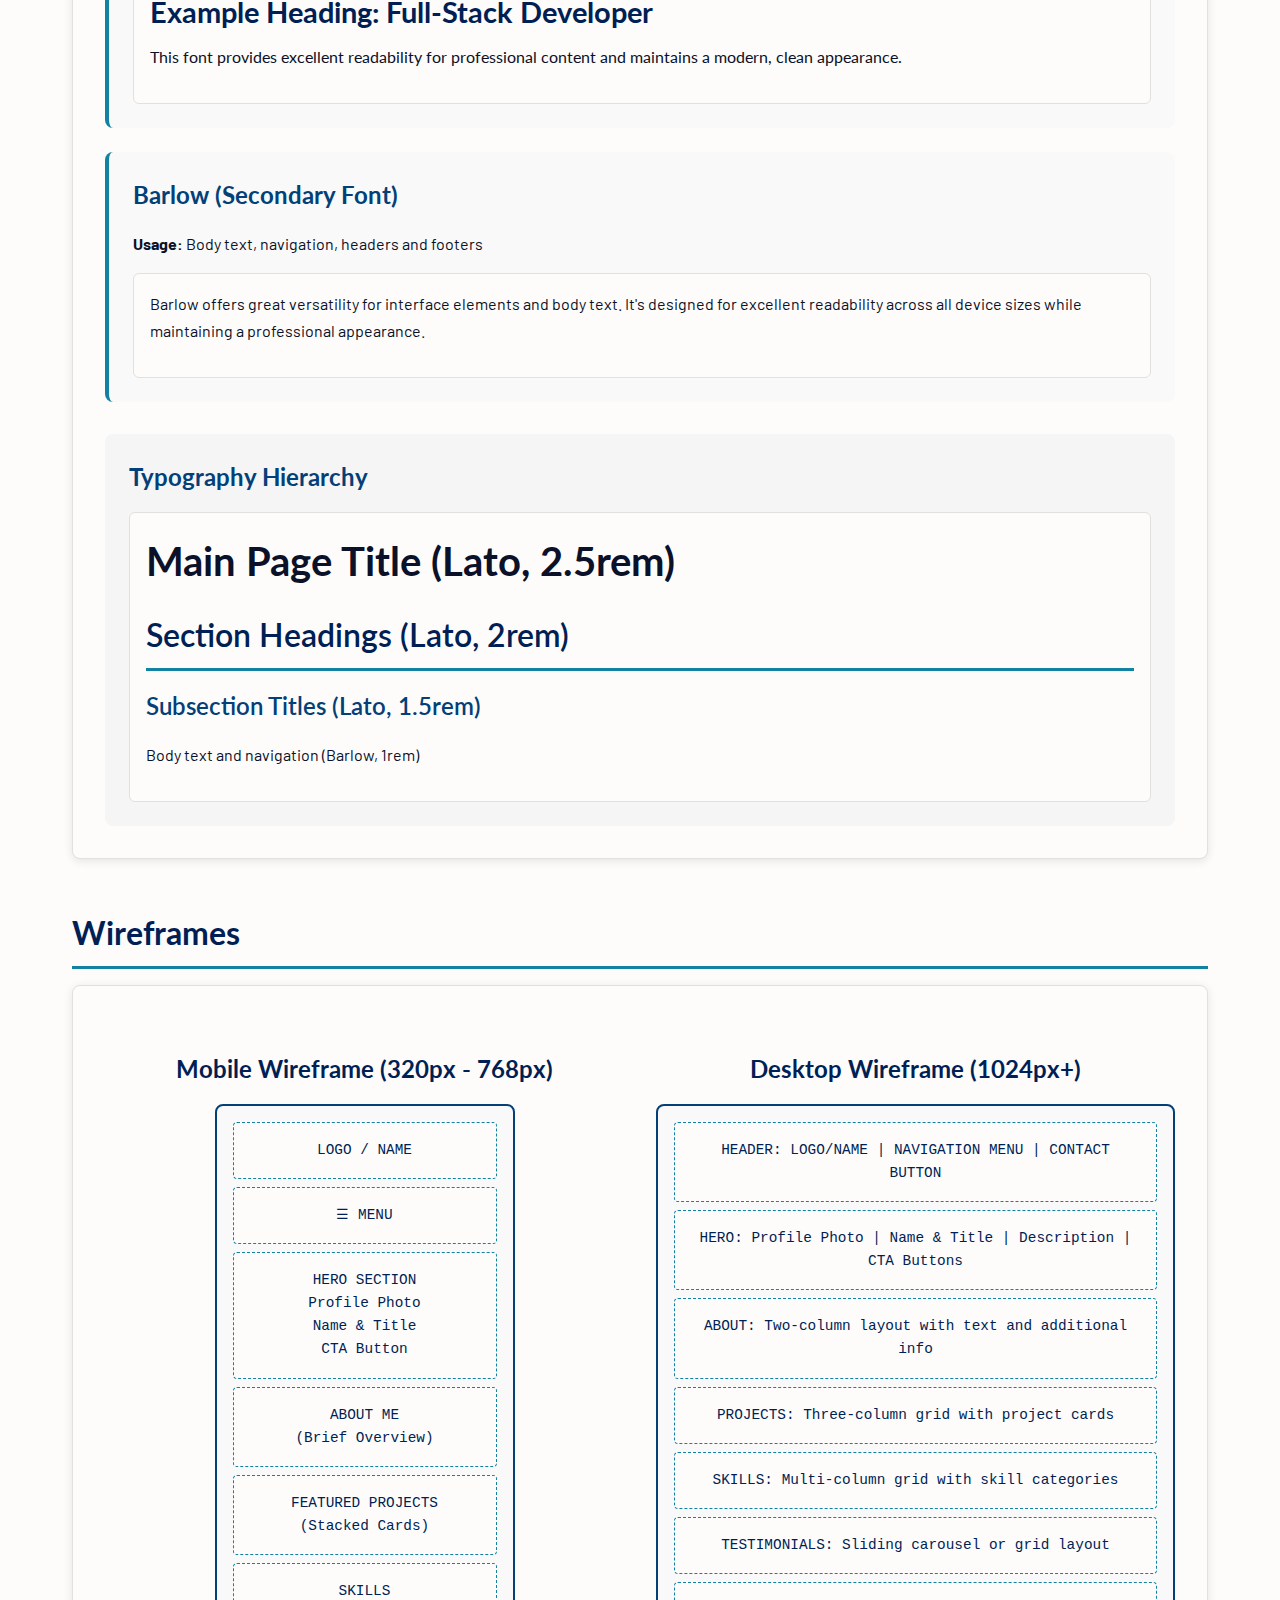
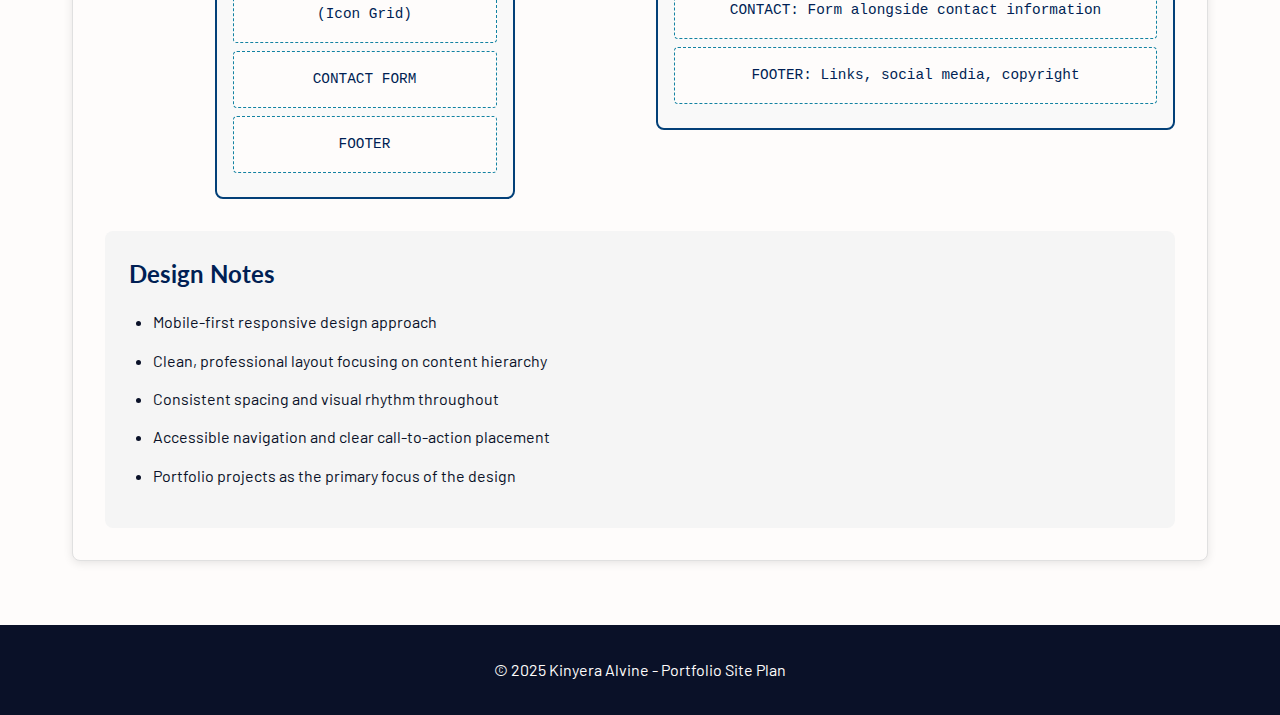
<file: Projects/siteplan.html>
<!DOCTYPE html>
<html lang="en">
<head>
    <meta charset="UTF-8">
    <meta name="viewport" content="width=device-width, initial-scale=1.0">
    <title>Kinyera Alvine - Portfolio Site Plan</title>
    <link rel="stylesheet" href="styles/sitePlan.css">
    <link rel="preconnect" href="https://fonts.googleapis.com">
    <link rel="preconnect" href="https://fonts.gstatic.com" crossorigin>
    <link href="https://fonts.googleapis.com/css2?family=Barlow:wght@400;600;700&family=Lato:wght@400;700&display=swap" rel="stylesheet">
</head>
<body>
    <header>
        <h1>Portfolio Website Site Plan</h1>
        <p class="subtitle">Kinyera Alvine - Web & Programming Portfolio</p>
    </header>

    <main>
        <section class="plan-section">
            <h2>Site Name</h2>
            <div class="content-card">
                <h3>Kinyera Alvine - Web & Programming Portfolio</h3>
                <p><strong>Domain Name:</strong> kinyeraalvine.dev</p>
                <p><strong>Alternative:</strong> kinyera-portfolio.com</p>
                <p><strong>Reason for Selection:</strong> I chose this name because it's a personal portfolio that directly represents my professional identity. Using my name creates a personal brand and makes it easy for potential clients and employers to find and remember my work. The addition of "Web & Programming" clearly indicates my specialization and expertise areas.</p>
            </div>
        </section>

        <section class="plan-section">
            <h2>Site Purpose</h2>
            <div class="content-card">
                <p>This professional portfolio website serves multiple purposes for career development and client acquisition:</p>
                <ul>
                    <li><strong>Showcase Technical Expertise:</strong> Display my programming skills, web development projects, and technical competencies</li>
                    <li><strong>Project Portfolio:</strong> Present detailed case studies of completed projects with code samples and live demonstrations</li>
                    <li><strong>Professional Services:</strong> Clearly communicate availability for full-time, part-time, and freelance opportunities</li>
                    <li><strong>Contact & Networking:</strong> Provide easy ways for potential clients and employers to reach out and connect</li>
                    <li><strong>Professional Credibility:</strong> Establish trust through testimonials, certifications, and professional experience</li>
                </ul>
            </div>
        </section>

        <section class="plan-section">
            <h2>Scenarios</h2>
            <div class="content-card">
                <div class="scenario">
                    <h3>Scenario 1: Freelance Client</h3>
                    <p><em>"I need a website for my small business. Can I see examples of your previous web development projects and understand what services you offer? What's your process and pricing structure?"</em></p>
                </div>
                
                <div class="scenario">
                    <h3>Scenario 2: Hiring Manager</h3>
                    <p><em>"We're looking for a full-time developer. Can I view your resume, see your technical skills, and understand your professional background? Do you have experience with our tech stack?"</em></p>
                </div>

                <div class="scenario">
                    <h3>Scenario 3: Technical Recruiter</h3>
                    <p><em>"I'm sourcing candidates for multiple positions. What programming languages do you specialize in, and can I quickly assess your skill level through your project portfolio?"</em></p>
                </div>
            </div>
        </section>

        <section class="plan-section">
            <h2>Color Schema</h2>
            <div class="content-card">
                <p>Professional color palette inspired by technology and trust:</p>
                
                <div class="color-palette">
                    <div class="color-item">
                        <div class="color-swatch oxford-blue"></div>
                        <div class="color-info">
                            <strong>Oxford Blue</strong><br>
                            <code>#0a1128</code><br>
                            <small>Primary headers, navigation</small>
                        </div>
                    </div>
                    
                    <div class="color-item">
                        <div class="color-swatch penn-blue"></div>
                        <div class="color-info">
                            <strong>Penn Blue</strong><br>
                            <code>#001f54</code><br>
                            <small>Secondary headings, accents</small>
                        </div>
                    </div>
                    
                    <div class="color-item">
                        <div class="color-swatch indigo-dye"></div>
                        <div class="color-info">
                            <strong>Indigo Dye</strong><br>
                            <code>#034078</code><br>
                            <small>Buttons, interactive elements</small>
                        </div>
                    </div>
                    
                    <div class="color-item">
                        <div class="color-swatch cerulean"></div>
                        <div class="color-info">
                            <strong>Cerulean</strong><br>
                            <code>#1282a2</code><br>
                            <small>Links, highlights</small>
                        </div>
                    </div>
                    
                    <div class="color-item">
                        <div class="color-swatch white"></div>
                        <div class="color-info">
                            <strong>White</strong><br>
                            <code>#fefcfb</code><br>
                            <small>Background, text on dark</small>
                        </div>
                    </div>
                </div>

                <h3>Color Usage Examples</h3>
                <div class="color-examples">
                    <div class="headerEx">
                        <p>Header Section Example</p>
                    </div>
                    <div class="bodyEx">
                        <p>Main Content Area Example</p>
                    </div>
                    <div class="footerEx">
                        <p>Footer Section Example</p>
                    </div>
                </div>
            </div>
        </section>

        <section class="plan-section">
            <h2>Typography</h2>
            <div class="content-card">
                <div class="typography-sample">
                    <h3>Lato (Primary Font)</h3>
                    <p><strong>Usage:</strong> Main headings, titles, and important text</p>
                    <div class="font-example lato-title">
                        <h4>Example Heading: Full-Stack Developer</h4>
                        <p class="lato-body">This font provides excellent readability for professional content and maintains a modern, clean appearance.</p>
                    </div>
                </div>

                <div class="typography-sample">
                    <h3>Barlow (Secondary Font)</h3>
                    <p><strong>Usage:</strong> Body text, navigation, headers and footers</p>
                    <div class="font-example barlow-text">
                        <p>Barlow offers great versatility for interface elements and body text. It's designed for excellent readability across all device sizes while maintaining a professional appearance.</p>
                    </div>
                </div>

                <div class="typography-hierarchy">
                    <h3>Typography Hierarchy</h3>
                    <div class="hierarchy-example">
                        <h1 class="h1-example">Main Page Title (Lato, 2.5rem)</h1>
                        <h2 class="h2-example">Section Headings (Lato, 2rem)</h2>
                        <h3 class="h3-example">Subsection Titles (Lato, 1.5rem)</h3>
                        <p class="p-example">Body text and navigation (Barlow, 1rem)</p>
                    </div>
                </div>
            </div>
        </section>

        <section class="plan-section">
            <h2>Wireframes</h2>
            <div class="content-card">
                <div class="wireframe-container">
                    <div class="wireframe-section">
                        <h3>Mobile Wireframe (320px - 768px)</h3>
                        <div class="wireframe mobile-wireframe">
                            <div class="wireframe-element">LOGO / NAME</div>
                            <div class="wireframe-element">☰ MENU</div>
                            <div class="wireframe-element">HERO SECTION<br/>Profile Photo<br/>Name & Title<br/>CTA Button</div>
                            <div class="wireframe-element">ABOUT ME<br/>(Brief Overview)</div>
                            <div class="wireframe-element">FEATURED PROJECTS<br/>(Stacked Cards)</div>
                            <div class="wireframe-element">SKILLS<br/>(Icon Grid)</div>
                            <div class="wireframe-element">CONTACT FORM</div>
                            <div class="wireframe-element">FOOTER</div>
                        </div>
                    </div>

                    <div class="wireframe-section">
                        <h3>Desktop Wireframe (1024px+)</h3>
                        <div class="wireframe desktop-wireframe">
                            <div class="wireframe-element">HEADER: LOGO/NAME | NAVIGATION MENU | CONTACT BUTTON</div>
                            <div class="wireframe-element">HERO: Profile Photo | Name & Title | Description | CTA Buttons</div>
                            <div class="wireframe-element">ABOUT: Two-column layout with text and additional info</div>
                            <div class="wireframe-element">PROJECTS: Three-column grid with project cards</div>
                            <div class="wireframe-element">SKILLS: Multi-column grid with skill categories</div>
                            <div class="wireframe-element">TESTIMONIALS: Sliding carousel or grid layout</div>
                            <div class="wireframe-element">CONTACT: Form alongside contact information</div>
                            <div class="wireframe-element">FOOTER: Links, social media, copyright</div>
                        </div>
                    </div>
                </div>
                
                <div class="wireframe-notes">
                    <h3>Design Notes</h3>
                    <ul>
                        <li>Mobile-first responsive design approach</li>
                        <li>Clean, professional layout focusing on content hierarchy</li>
                        <li>Consistent spacing and visual rhythm throughout</li>
                        <li>Accessible navigation and clear call-to-action placement</li>
                        <li>Portfolio projects as the primary focus of the design</li>
                    </ul>
                </div>
            </div>
        </section>
    </main>

    <footer>
        <p>&copy; 2025 Kinyera Alvine - Portfolio Site Plan</p>
    </footer>
</body>
</html>
</file>
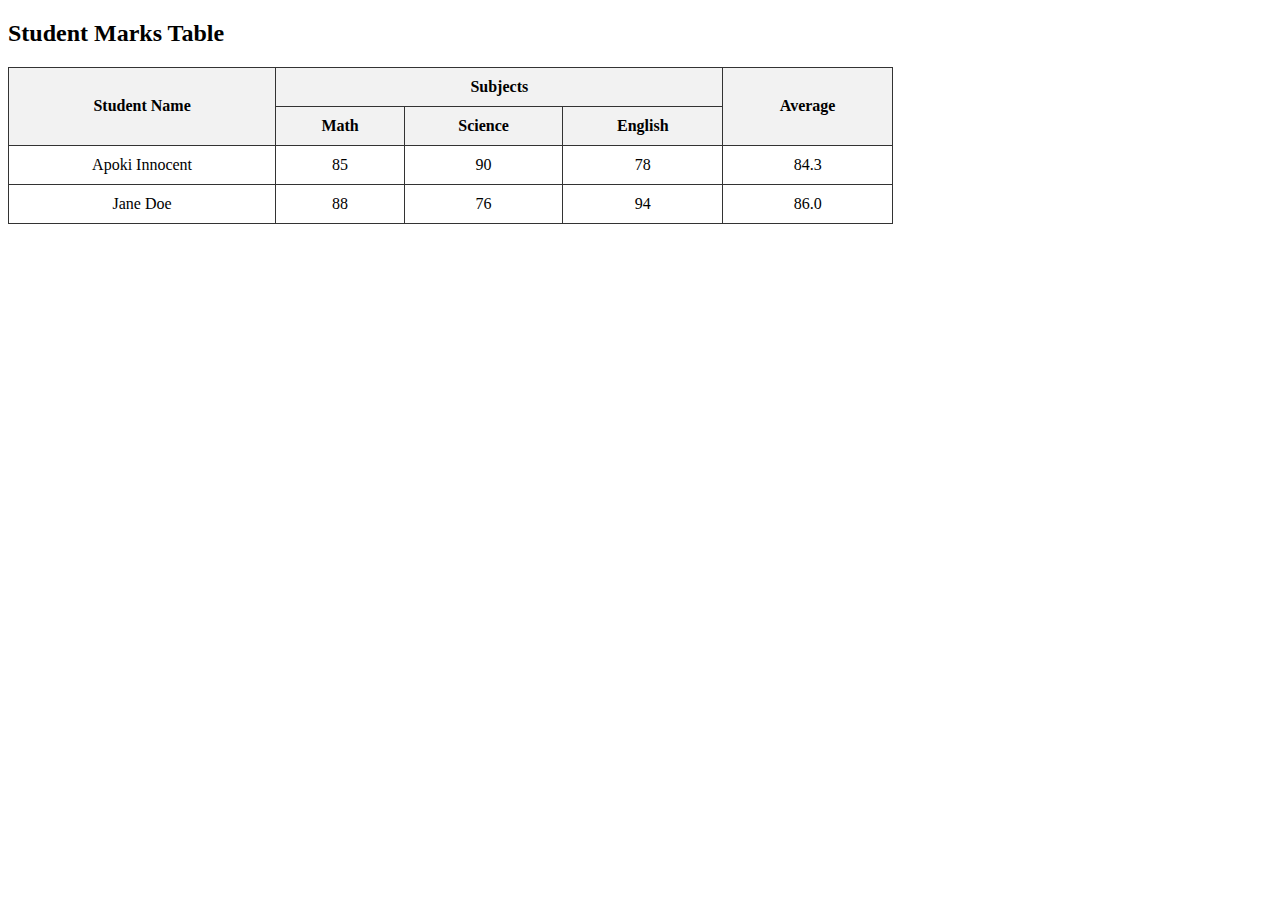
<file: styles/me.html>
<!DOCTYPE html>
<html>
<head>
  <title>HTML Table with Colspan and Rowspan</title>
  <style>
    table {
      border-collapse: collapse;
      width: 70%;
    }
    th, td {
      border: 1px solid #333;
      padding: 10px;
      text-align: center;
    }
    th {
      background-color: #f2f2f2;
    }
  </style>
</head>
<body>

<h2>Student Marks Table</h2>

<table>
  <tr>
    <th rowspan="2">Student Name</th>
    <th colspan="3">Subjects</th>
    <th rowspan="2">Average</th>
  </tr>
  <tr>
    <th>Math</th>
    <th>Science</th>
    <th>English</th>
  </tr>
  <tr>
    <td>Apoki Innocent</td>
    <td>85</td>
    <td>90</td>
    <td>78</td>
    <td>84.3</td>
  </tr>
  <tr>
    <td>Jane Doe</td>
    <td>88</td>
    <td>76</td>
    <td>94</td>
    <td>86.0</td>
  </tr>
</table>

</body>
</html
</file>
<file: styles/base.css>
/* Base styles */
* {
    margin: 0;
    padding: 0;
    box-sizing: border-box;
}

body {
    font-family: 'Roboto', Arial, sans-serif;
    line-height: 1.6;
    color: #333;
}

/* Header styles */
header {
    background-color: #1a4971;
    color: white;
    padding: 1rem;
}

header h1 {
    text-align: center;
    margin-bottom: 0.5rem;
}

nav {
    background-color: #333;
}

nav ul {
    display: flex;
    justify-content: space-around;
    list-style-type: none;
    padding: 0.5rem 0;
}

nav a {
    color: white;
    text-decoration: none;
    padding: 0.5rem;
}

nav a:hover {
    text-decoration: underline;
}

/* Main content styles */
main {
    max-width: 1200px;
    margin: 0 auto;
    padding: 1rem;
}

.content-container {
    display: flex;
    flex-wrap: wrap;
    gap: 1rem;
}

section {
    margin-bottom: 1.5rem;
}

h2 {
    background-color: #1a4971;
    color: white;
    padding: 0.5rem;
    margin-bottom: 1rem;
    text-align: center;
}

h3 {
    border-bottom: 1px solid #ccc;
    padding: 0.5rem 0;
    margin: 1rem 0;
}

/* About Me section */
.about-me {
    flex: 3;
    border: 1px solid #ccc;
    border-radius: 5px;
    padding-bottom: 1rem;
}

.content {
    display: flex;
    padding: 0 1rem;
}

.bio-text {
    flex: 3;
}

.profile-image {
    flex: 1;
    margin-left: 1rem;
    text-align: center;
}

.profile-image img {
    max-width: 100%;
}

.location-content {
    display: flex;
    padding: 0 1rem;
}

.flag {
    margin-right: 1rem;
    text-align: center;
}

.flag img {
    border: 1px solid #ccc;
    max-width: 150px;
}

.caption {
    font-style: italic;
    font-size: 0.9em;
    margin-top: 0.5rem;
}

.location-info {
    flex: 1;
}

/* Resources section */
.resources {
    flex: 1;
    border: 1px solid #ccc;
    border-radius: 5px;
}

.resources ul {
    list-style-type: disc;
    margin-left: 2rem;
    padding: 0 1rem 1rem;
}

.resources li {
    margin-bottom: 0.5rem;
}

.resources a {
    color: purple;
    text-decoration: none;
}

.resources a:hover {
    text-decoration: underline;
}

/* Footer styles */
footer {
    background-color: #1a4971;
    color: white;
    text-align: center;
    padding: 1rem;
}

footer p {
    margin: 0.25rem 0;
}
</file>
<file: styles/form.css>
@import url('https://fonts.googleapis.com/css2?family=Inter:wght@300;400;600;700&display=swap');

* {
    margin: 0;
    padding: 0;
    box-sizing: border-box;
}

:root {
    
    --primary-color: #2563eb;
    --primary-dark: #1d4ed8;
    --secondary-color: #f8fafc;
    --accent-color: #059669;
    --text-primary: #1f2937;
    --text-secondary: #6b7280;
    --border-color: #d1d5db;
    --error-color: #dc2626;
    --success-color: #16a34a;
    --warning-color: #d97706;
    
    --font-family: 'Inter', -apple-system, BlinkMacSystemFont, 'Segoe UI', Roboto, sans-serif;
    --font-size-base: 16px;
    --font-size-lg: 18px;
    --font-size-xl: 24px;
    --font-size-sm: 14px;
    --line-height: 1.6;
    
  
    --spacing-xs: 0.5rem;
    --spacing-sm: 1rem;
    --spacing-md: 1.5rem;
    --spacing-lg: 2rem;
    --spacing-xl: 3rem;
    
    
    --radius-sm: 0.375rem;
    --radius-md: 0.5rem;
    --radius-lg: 0.75rem;
    
    --shadow-sm: 0 1px 2px 0 rgba(0, 0, 0, 0.05);
    --shadow-md: 0 4px 6px -1px rgba(0, 0, 0, 0.1), 0 2px 4px -1px rgba(0, 0, 0, 0.06);
    --shadow-lg: 0 10px 15px -3px rgba(0, 0, 0, 0.1), 0 4px 6px -2px rgba(0, 0, 0, 0.05);
}


body {
    font-family: var(--font-family);
    font-size: var(--font-size-base);
    line-height: var(--line-height);
    color: var(--text-primary);
    background-color: var(--secondary-color);
}


header {
    background: linear-gradient(135deg, var(--primary-color), var(--primary-dark));
    color: white;
    text-align: center;
    padding: var(--spacing-xl) var(--spacing-md);
    margin-bottom: var(--spacing-lg);
}

header h1 {
    font-size: var(--font-size-xl);
    font-weight: 700;
    margin-bottom: var(--spacing-xs);
}

header p {
    font-size: var(--font-size-lg);
    font-weight: 300;
    opacity: 0.9;
}


main {
    max-width: 800px;
    margin: 0 auto;
    padding: 0 var(--spacing-md);
}


form {
    background: white;
    border-radius: var(--radius-lg);
    box-shadow: var(--shadow-lg);
    overflow: hidden;
}

fieldset {
    border: none;
    padding: var(--spacing-lg);
    border-bottom: 1px solid var(--border-color);
}

fieldset:last-of-type {
    border-bottom: none;
}

legend {
    font-size: var(--font-size-lg);
    font-weight: 600;
    color: var(--primary-color);
    margin-bottom: var(--spacing-md);
    padding: 0;
    width: 100%;
}

.form-group {
    margin-bottom: var(--spacing-md);
}

.form-group:last-child {
    margin-bottom: 0;
}


label {
    display: block;
    font-weight: 600;
    color: var(--text-primary);
    margin-bottom: var(--spacing-xs);
}

.required {
    color: var(--error-color);
    margin-left: 2px;
}


input[type="text"],
input[type="date"],
select,
textarea {
    width: 100%;
    padding: var(--spacing-sm);
    border: 2px solid var(--border-color);
    border-radius: var(--radius-md);
    font-size: var(--font-size-base);
    font-family: var(--font-family);
    transition: border-color 0.3s ease, box-shadow 0.3s ease;
    background-color: white;
}

input[type="text"]:focus,
input[type="date"]:focus,
select:focus,
textarea:focus {
    outline: none;
    border-color: var(--primary-color);
    box-shadow: 0 0 0 3px rgba(37, 99, 235, 0.1);
}


select {
    cursor: pointer;
    background-image: url("data:image/svg+xml,%3csvg xmlns='http://www.w3.org/2000/svg' fill='none' viewBox='0 0 20 20'%3e%3cpath stroke='%236b7280' stroke-linecap='round' stroke-linejoin='round' stroke-width='1.5' d='m6 8 4 4 4-4'/%3e%3c/svg%3e");
    background-position: right var(--spacing-sm) center;
    background-repeat: no-repeat;
    background-size: 1.5em 1.5em;
    padding-right: 2.5rem;
    appearance: none;
}


textarea {
    resize: vertical;
    min-height: 100px;
}


.rating-fieldset {
    padding: 0;
    border-bottom: none;
    margin-bottom: 0;
}

.rating-container {
    display: flex;
    flex-direction: column;
    gap: var(--spacing-xs);
}

.rating-container input[type="radio"] {
    margin-right: var(--spacing-xs);
}

.star-label {
    font-weight: 400;
    cursor: pointer;
    padding: var(--spacing-xs);
    border-radius: var(--radius-sm);
    transition: background-color 0.2s ease;
    display: flex;
    align-items: center;
}

.star-label:hover {
    background-color: rgba(37, 99, 235, 0.05);
}

input[type="radio"]:checked + .star-label {
    background-color: rgba(37, 99, 235, 0.1);
    color: var(--primary-color);
    font-weight: 600;
}


.features-fieldset {
    padding: 0;
    border-bottom: none;
    margin-bottom: 0;
}

.checkbox-container {
    display: grid;
    grid-template-columns: repeat(auto-fit, minmax(200px, 1fr));
    gap: var(--spacing-sm);
}

.checkbox-item {
    display: flex;
    align-items: center;
}

.checkbox-item input[type="checkbox"] {
    margin-right: var(--spacing-xs);
    width: auto;
    accent-color: var(--primary-color);
}

.checkbox-item label {
    font-weight: 400;
    margin-bottom: 0;
    cursor: pointer;
}


.form-actions {
    padding: var(--spacing-lg);
    background-color: var(--secondary-color);
    text-align: center;
}

.submit-btn {
    background: linear-gradient(135deg, var(--primary-color), var(--primary-dark));
    color: white;
    border: none;
    padding: var(--spacing-sm) var(--spacing-xl);
    font-size: var(--font-size-base);
    font-weight: 600;
    border-radius: var(--radius-md);
    cursor: pointer;
    transition: transform 0.2s ease, box-shadow 0.2s ease;
    box-shadow: var(--shadow-md);
}

.submit-btn:hover {
    transform: translateY(-2px);
    box-shadow: var(--shadow-lg);
}

.submit-btn:active {
    transform: translateY(0);
}

footer {
    text-align: center;
    padding: var(--spacing-lg);
    margin-top: var(--spacing-xl);
    color: var(--text-secondary);
    font-size: var(--font-size-sm);
}


@media (max-width: 768px) {
    header {
        padding: var(--spacing-lg) var(--spacing-md);
    }
    
    header h1 {
        font-size: 1.75rem;
    }
    
    main {
        padding: 0 var(--spacing-sm);
    }
    
    fieldset {
        padding: var(--spacing-md);
    }
    
    .rating-container {
        gap: var(--spacing-sm);
    }
    
    .checkbox-container {
        grid-template-columns: 1fr;
    }
    
    .submit-btn {
        width: 100%;
        padding: var(--spacing-md) var(--spacing-lg);
    }
}

@media (max-width: 480px) {
    header h1 {
        font-size: 1.5rem;
    }
    
    header p {
        font-size: var(--font-size-base);
    }
    
    .form-actions {
        padding: var(--spacing-md);
    }
}


@media (prefers-contrast: high) {
    :root {
        --border-color: #000000;
        --text-secondary: #000000;
    }
}

@media (prefers-reduced-motion: reduce) {
    * {
        animation-duration: 0.01ms !important;
        animation-iteration-count: 1 !important;
        transition-duration: 0.01ms !important;
    }
}
</file>
<file: styles/place.css>
:root {
    --seasalt: #f8f9faff;
    --antiflash-white: #e9ecefff;
    --platinum: #dee2e6ff;
    --french-gray: #ced4daff;
    --french-gray-2: #adb5bdff;
    --slate-gray: #6c757dff;
    --outer-space: #495057ff;
    --onyx: #343a40ff;
    --eerie-black: #212529ff;

    --fire-brick: #AE1820ff;
    --rust: #AE3E22ff;
    --fire-engine-red: #C3201Fff;
    --chamoisee: #A16F4Eff;
    --chocolate-cosmos: #67171Fff;

    --alice-blue: #DCE9F7ff;
    --powder-blue: #B6C9DFff;
    --dim-gray: #5C6069ff;
    --gunmetal: #1F2E3Bff;
    --french-gray: #B7B0BEff;

    --poppins-regular: "Poppins", sans-serif;
    --poppins-regular-weight: 400;
    --poppins-thin: "Poppins", sans-serif;
    --poppins-thin-weight: 100;

    --headline-color-on-white: var(--primary-color-Rich-black);
    /* headlines on a white background */
    --headline-color-on-color: var(--accent3-color-Platinum);
    /* headlines on a colored background */
    --paragraph-color-on-white: var(--primary-color-Rich-black);
    /* paragraph text on a white background */
    --paragraph-color-on-color: var(--accent3-color);
    /* paragraph text on a colored background */
    --paragraph-background-color: var(--secondary-color-Oxford-Blue);
    --nav-link-color: var(--accent3-color-Platinum);
    --nav-background-color: var(--secondary-color-Oxford-Blue);
    --nav-hover-link-color: var(--accent2-color-SilverLake-Blue);
    --nav-hover-background-color: var(--primary-color-Rich-black);
}

* {
    margin: 0;
    padding: 0;
}

body {
    font-family: var(--poppins-regular);
    box-sizing: border-box;
}

h1 {
    font-size: 2rem;
}

h2 {
    font-size: 1.5rem;
    padding-bottom: 20px
}

h2,
h1 {
    margin: 0%;
}

table {
    margin: 0 auto;
    text-align: left;
    font-size: 1rem;
}

.weather table {
    padding: 25px 0;
}

td {
    padding: 5px 5px;
}

td.label {
    text-align: right;
}

.container {
    text-align: center;
    display: grid;
    grid-template-rows: 2fr auto auto;
    gap: 1rem;
    justify-content: center;
    align-items: center;
}


header {
    padding: 20px;
    text-align: center;
}

.hero-section {
    grid-row: 1;
    background-color: var(--gunmetal);
    padding-top: 20px;
}

.hero img {
    width: 100%;
    height: auto;
    mask-image: linear-gradient(#67171Fff 95%,
    transparent);
}

.data,
.weather {
    padding-top: 25px;
}

.data {
    grid-row: 2;

}

.weather-icon {
    display: none;
}

.weather {
    grid-row: 3;
    margin-bottom: 50px;
}


.weather img {
    width: 15%;
    height: auto;
}

header,
footer {
    background-color: var(--onyx);
    color: var(--platinum);
}

footer {
    padding: 25px 0;
    text-align: center;
    font-size: 1rem;
}
</file>
<file: styles/place-large.css>
@media screen and (min-width: 1000px) {

    .container {
        margin: 0;
        text-align: center;
        position: relative;
        display: inline;
        text-align: center;
    }

    .hero img {
        width: 100%;
        height: auto;
        mask-image: linear-gradient(#343a40ff 90%,
                transparent);
        pointer-events: none;
    }

    .hero-section {
        margin-top: 20px;
        padding: 0;
        border-radius: 0;
    }

    .box-title {
        padding: 10px 20px;
        background-color: var(--gunmetal);
        text-align: left;
        color: var(--antiflash-white);
        font-size: 1.5rem;
        margin-top: 10px;
        margin-right: 50px;
    }

    table {
        font-size: 1rem;
        padding-top: 15px;
    }

    .data,
    .weather {
        position: absolute;
        padding: 0 0 20px 0;
        background-color: rgba(182, 201, 223, 0.85);
    }

    .data {
        top: 5%;
        left: 2%;
        width: auto;
        height: auto;
    }

    .weather {
        bottom: 5%;
        right: 2%;
        width: auto;
        height: auto;
    }

    .weather-icon {
        display: inline;
    }

    .weather-icon::after {
        content: "";
    }

    .weather img {
        display: none;
    }


}
</file>
<file: styles/review.css>
@import url('https://fonts.googleapis.com/css2?family=Inter:wght@300;400;600;700&display=swap');


* {
    margin: 0;
    padding: 0;
    box-sizing: border-box;
}

:root {
   
    --primary-color: #2563eb;
    --primary-dark: #1d4ed8;
    --secondary-color: #f8fafc;
    --accent-color: #059669;
    --success-color: #16a34a;
    --text-primary: #1f2937;
    --text-secondary: #6b7280;
    --border-color: #d1d5db;
    --background-light: #ffffff;
    
    
    --font-family: 'Inter', -apple-system, BlinkMacSystemFont, 'Segoe UI', Roboto, sans-serif;
    --font-size-base: 16px;
    --font-size-lg: 18px;
    --font-size-xl: 24px;
    --font-size-2xl: 32px;
    --font-size-sm: 14px;
    --line-height: 1.6;
    
    
    --spacing-xs: 0.5rem;
    --spacing-sm: 1rem;
    --spacing-md: 1.5rem;
    --spacing-lg: 2rem;
    --spacing-xl: 3rem;
    --spacing-2xl: 4rem;
    
    
    --radius-sm: 0.375rem;
    --radius-md: 0.5rem;
    --radius-lg: 0.75rem;
    --radius-xl: 1rem;
    
    
    --shadow-sm: 0 1px 2px 0 rgba(0, 0, 0, 0.05);
    --shadow-md: 0 4px 6px -1px rgba(0, 0, 0, 0.1), 0 2px 4px -1px rgba(0, 0, 0, 0.06);
    --shadow-lg: 0 10px 15px -3px rgba(0, 0, 0, 0.1), 0 4px 6px -2px rgba(0, 0, 0, 0.05);
    --shadow-xl: 0 20px 25px -5px rgba(0, 0, 0, 0.1), 0 10px 10px -5px rgba(0, 0, 0, 0.04);
}


body {
    font-family: var(--font-family);
    font-size: var(--font-size-base);
    line-height: var(--line-height);
    color: var(--text-primary);
    background: linear-gradient(135deg, var(--secondary-color) 0%, #e2e8f0 100%);
    min-height: 100vh;
}


header {
    background: linear-gradient(135deg, var(--success-color), #059669);
    color: white;
    text-align: center;
    padding: var(--spacing-2xl) var(--spacing-md);
    margin-bottom: var(--spacing-xl);
}

header h1 {
    font-size: var(--font-size-2xl);
    font-weight: 700;
    margin-bottom: var(--spacing-sm);
}

header p {
    font-size: var(--font-size-lg);
    font-weight: 300;
    opacity: 0.9;
}


main {
    max-width: 800px;
    margin: 0 auto;
    padding: 0 var(--spacing-md);
}


.confirmation-container {
    background: var(--background-light);
    border-radius: var(--radius-xl);
    box-shadow: var(--shadow-xl);
    padding: var(--spacing-2xl);
    text-align: center;
    margin-bottom: var(--spacing-xl);
}


.success-icon {
    display: inline-flex;
    align-items: center;
    justify-content: center;
    width: 80px;
    height: 80px;
    background: linear-gradient(135deg, var(--success-color), #059669);
    border-radius: 50%;
    color: white;
    margin: 0 auto var(--spacing-lg);
}

.success-icon svg {
    width: 40px;
    height: 40px;
}


.confirmation-container h2 {
    font-size: var(--font-size-xl);
    font-weight: 700;
    color: var(--text-primary);
    margin-bottom: var(--spacing-md);
}

.confirmation-message {
    font-size: var(--font-size-lg);
    color: var(--text-secondary);
    margin-bottom: var(--spacing-xl);
    max-width: 600px;
    margin-left: auto;
    margin-right: auto;
}


.review-summary {
    background: var(--secondary-color);
    border-radius: var(--radius-lg);
    padding: var(--spacing-lg);
    margin-bottom: var(--spacing-lg);
    text-align: left;
    border: 1px solid var(--border-color);
}

.review-summary h3 {
    font-size: var(--font-size-lg);
    color: var(--primary-color);
    margin-bottom: var(--spacing-md);
    text-align: center;
}

.summary-item {
    display: flex;
    justify-content: space-between;
    align-items: flex-start;
    padding: var(--spacing-sm) 0;
    border-bottom: 1px solid var(--border-color);
}

.summary-item:last-child {
    border-bottom: none;
}

.summary-label {
    font-weight: 600;
    color: var(--text-primary);
    min-width: 140px;
}

.summary-value {
    color: var(--text-secondary);
    text-align: right;
    flex: 1;
    margin-left: var(--spacing-md);
}

.rating-stars {
    color: #fbbf24;
    font-size: var(--font-size-lg);
}

.features-list {
    display: flex;
    flex-wrap: wrap;
    gap: var(--spacing-xs);
}

.feature-tag {
    background: var(--primary-color);
    color: white;
    padding: var(--spacing-xs) var(--spacing-sm);
    border-radius: var(--radius-sm);
    font-size: var(--font-size-sm);
    font-weight: 500;
}


.review-counter {
    background: linear-gradient(135deg, rgba(37, 99, 235, 0.05), rgba(37, 99, 235, 0.1));
    border: 1px solid rgba(37, 99, 235, 0.2);
    border-radius: var(--radius-lg);
    padding: var(--spacing-lg);
    margin-bottom: var(--spacing-xl);
}

.review-counter p {
    font-size: var(--font-size-lg);
    color: var(--text-primary);
    margin: 0;
}

#reviewCount {
    color: var(--primary-color);
    font-size: var(--font-size-xl);
}


.action-buttons {
    display: flex;
    gap: var(--spacing-md);
    justify-content: center;
    flex-wrap: wrap;
}

.btn {
    display: inline-flex;
    align-items: center;
    justify-content: center;
    padding: var(--spacing-sm) var(--spacing-lg);
    border-radius: var(--radius-md);
    font-size: var(--font-size-base);
    font-weight: 600;
    text-decoration: none;
    transition: all 0.3s ease;
    border: 2px solid transparent;
    min-width: 160px;
}

.btn-primary {
    background: linear-gradient(135deg, var(--primary-color), var(--primary-dark));
    color: white;
    box-shadow: var(--shadow-md);
}

.btn-primary:hover {
    transform: translateY(-2px);
    box-shadow: var(--shadow-lg);
}

.btn-secondary {
    background: white;
    color: var(--text-primary);
    border-color: var(--border-color);
    box-shadow: var(--shadow-sm);
}

.btn-secondary:hover {
    background: var(--secondary-color);
    border-color: var(--primary-color);
    color: var(--primary-color);
}

.btn:active {
    transform: translateY(0);
}

/* Footer */
footer {
    text-align: center;
    padding: var(--spacing-lg);
    margin-top: var(--spacing-xl);
    color: var(--text-secondary);
    font-size: var(--font-size-sm);
}


@media (max-width: 768px) {
    header {
        padding: var(--spacing-xl) var(--spacing-md);
    }
    
    header h1 {
        font-size: var(--font-size-xl);
    }
    
    main {
        padding: 0 var(--spacing-sm);
    }
    
    .confirmation-container {
        padding: var(--spacing-lg);
    }
    
    .summary-item {
        flex-direction: column;
        align-items: flex-start;
        gap: var(--spacing-xs);
    }
    
    .summary-value {
        text-align: left;
        margin-left: 0;
    }
    
    .action-buttons {
        flex-direction: column;
        align-items: stretch;
    }
    
    .btn {
        width: 100%;
    }
}

@media (max-width: 480px) {
    header h1 {
        font-size: 1.75rem;
    }
    
    header p {
        font-size: var(--font-size-base);
    }
    
    .confirmation-container h2 {
        font-size: var(--font-size-lg);
    }
    
    .confirmation-message {
        font-size: var(--font-size-base);
    }
}


@keyframes checkmark {
    0% {
        transform: scale(0.8);
        opacity: 0;
    }
    50% {
        transform: scale(1.1);
    }
    100% {
        transform: scale(1);
        opacity: 1;
    }
}

.success-icon {
    animation: checkmark 0.6s ease-out;
}


@media (prefers-contrast: high) {
    :root {
        --border-color: #000000;
        --text-secondary: #000000;
    }
}


@media (prefers-reduced-motion: reduce) {
    * {
        animation-duration: 0.01ms !important;
        animation-iteration-count: 1 !important;
        transition-duration: 0.01ms !important;
    }
}
</file>
<file: styles/temples.css>
/* Base Styles */
:root {
    --primary-color: #3a5a78;
    --secondary-color: #d4a59a;
    --accent-color: #8b5d33;
    --text-color: #333;
    --background-color: #f9f7f3;
    --nav-bg-color: #2c3e50;
    --nav-text-color: #ecf0f1;
}

html, body {
    height: 100%;
}

body {
    font-family: 'Roboto', sans-serif;
    line-height: 1.6;
    color: var(--text-color);
    background-color: var(--background-color);
    display: flex;
    flex-direction: column;
    min-height: 100vh;
    margin: 0;
}

header {
    background-color: var(--nav-bg-color);
    color: var(--nav-text-color);
    padding: 1rem;
    display: flex;
    justify-content: space-between;
    align-items: center;
}

h1, h2, h3 {
    font-family: 'Playfair Display', serif;
}

#menu-button {
    background: none;
    border: none;
    color: var(--nav-text-color);
    font-size: 1.5rem;
    cursor: pointer;
    display: block;
}

#primary-nav {
    display: none;
}

#primary-nav.active {
    display: block;
}

#primary-nav ul {
    list-style-type: none;
}

#primary-nav a {
    color: var(--nav-text-color);
    text-decoration: none;
    display: block;
    padding: 0.5rem 1rem;
    transition: background-color 0.3s;
}

#primary-nav a:hover {
    background-color: var(--secondary-color);
    color: var(--text-color);
}

main {
    flex: 1;
    max-width: 1200px;
    margin: 2rem auto;
    padding: 0 1rem;
    width: 100%;
}

.gallery {
    display: grid;
    grid-template-columns: 1fr;
    gap: 1rem;
}

figure {
    background: white;
    padding: 1rem;
    border-radius: 8px;
    box-shadow: 0 2px 5px rgba(0,0,0,0.1);
    transition: transform 0.3s;
}

figure:hover {
    transform: translateY(-5px);
}

img {
    width: 100%;
    height: auto;
    border-radius: 4px;
}

figcaption {
    text-align: center;
    margin-top: 0.5rem;
    font-weight: bold;
}

footer {
    background-color: var(--nav-bg-color);
    color: var(--nav-text-color);
    text-align: center;
    padding: 1rem;
    margin-top: auto;
    width: 100%;
}

footer p {
    margin: 0.5rem 0;
}
h2{
    font-size: 1.5rem;
    text-align: center;
}
</file>
<file: styles/temples-large.css>
/* Large View Styles */
#menu-button {
    display: none;
}

#primary-nav {
    display: block;
}

#primary-nav ul {
    display: flex;
}

.gallery {
    grid-template-columns: repeat(3, 1fr);
}

@media (max-width: 1024px) {
    .gallery {
        grid-template-columns: repeat(2, 1fr);
    }
}
</file>
<file: Projects/styles/style.css>
:root {
    /* CSS HEX */
    --mindaro: #d9ed92ff;
    --light-green: #b5e48cff;
    --light-green-2: #99d98cff;
    --emerald: #76c893ff;
    --keppel: #52b69aff;
    --verdigris: #34a0a4ff;
    --bondi-blue: #168aadff;
    --cerulean: #1a759fff;
    --lapis-lazuli: #1e6091ff;
    --indigo-dye: #184e77ff;
    /* CSS HEX */
    --true-blue: #0466c8ff;
    --sapphire: #0353a4ff;
    --yale-blue: #023e7dff;
    --oxford-blue: #002855ff;
    --oxford-blue-2: #001845ff;
    --oxford-blue-3: #001233ff;
    --delft-blue: #33415cff;
    --paynes-gray: #5c677dff;
    --slate-gray: #7d8597ff;
    --cool-gray: #979dacff;
    --alice-blue: #edf6f9ff;

    --barlow-regular-font-family: "Barlow", sans-serif;
    --barlow-regular-font-weight: 400;
    --barlow-regular-font-style: normal;

    --lato-regular-font-family: "Lato", sans-serif;
    --lato-regular-font-weight: 400;
    --lato-regular-font-style: normal;

    /* Backgroung color*/
    --b-on-white: var(--oxford-blue);
    --b-on-color: var(--indigo-dye);
    --b-strong-color: var(--oxford-blue-3);
    --b-header-footer: var(--oxford-blue);

    /* font-color*/
    --fc-on-white: var(--alice-blue);
    --fc-on-color: var(--oxford-blue-3);


    --nav-background-color: var(--bondi-blue);
    --nav-link-color: var(--light-green);

    --font-header-footer-color-on-backgraundcolor: var(--mindaro);
}

/* General */
* {
    margin: 0;
    padding: 0;
    box-sizing: border-box;
}


h1,
h2,
h3,
h4,
h5 {
    font-family: var(--lato-regular-font-family);
}

p {
    font-family: var(--barlow-regular-font-family);
}

/* Header */
header {
    background-color: var(--b-header-footer);
    padding: 10px;
    display: flex;
    flex-direction: column;
    align-items: center;
    position: relative;
    font-size: 2.5rem;
    max-width: 100%;
}

header img {
    width: 120px;
    height: 120px;
}

#menu {
    font-size: 2rem;
    color: var(--alice-blue);
    border: 0;
    background: none;
    position: absolute;
    top: 2rem;
    right: 1.5rem;
    cursor: pointer;
    border-radius: 50%;
    border: 2px solid var(--alice-blue);
    font-size: 30px;
    width: 50px;
    height: 50px;
}

#menu::before {
    content: "≡";

}

#menu.open::before {
    content: "❎";
    font-size: 25px;
}

main {
    margin: 0 auto;
    max-width: 730px;
    height: auto;
}

/* Navigation */
.navigation {
    display: flex;
    flex-direction: column;
    list-style: none;
    width: 100%;
    text-align: center;
    margin-top: 10px;
}

.navigation a {
    display: none;
    padding: 1rem;
    text-decoration: none;
    margin: 10px;
    margin-right: 30px;
    border-radius: 5px;
    font-size: 1.3rem;
    color: var(--alice-blue);
    font-family: var(--lato-regular-font-family);
}


.navigation a:hover {
    font-weight: bold;
    text-decoration: underline 2px solid var(--alice-blue);
    transition: all 0.3s ease-in-out;
}

.navigation.open a {
    display: block;
}


.navigation a:hover {
    transition: all 0.3s ease-in-out;
}



/* Footer */
footer {
    background-color: var(--b-header-footer);
    color: var(--fc-on-white);
    text-align: center;
    padding: 20px 0;
    margin-top: 20px;
    font-weight: bold;
}

footer p {
    margin: 10px 0;
    font-size: 1.2rem;
}

footer .social {
    display: flex;
    justify-content: center;
    gap: 20px;
    margin-top: 20px;
}

footer .icon {
    width: 50px;
    height: 50px;
    transition: transform 0.3s ease;
}

footer .icon:hover {
    transform: scale(1.1);
}
</file>
<file: Projects/styles/style-large.css>
/* Larger Views ******************************/
@media (min-width: 750px) {
    header {
        display: grid;
        grid-template-columns: repeat(4, 1fr);
    }

    .navigation {
        grid-column: 3/5;
        display: flex;
        flex-direction: row;
        justify-content: space-between;
        font-size: 1.5rem;
    }

    .navigation a {
        display: block;
        padding: 1rem;
        flex: 1 1 100%;
    }

    #menu {
        display: none;
        /* Hide hamburger button */
    }

    main {
        margin: 1rem auto;
        max-width: 1100px;
    }

    .personal-box {
        grid-template-columns: repeat(3, 1fr);
        grid-template-rows: none;
        gap: 20px;
    }

    .about-myself,
    .education,
    .skills {
        grid-column: span 1;
    }

    .values-box {
        text-align: center;
        padding: 20px;
        background-color: #f9f9f9;
        border-radius: 10px;
        box-shadow: 0 4px 8px rgba(0, 0, 0, 0.1);
        margin-top: 20px;
        grid-column: span 3;
    }

    .values {
        grid-template-columns: repeat(auto-fit, minmax(300px, 1fr));
        gap: 30px;
        padding: 20px;
    }

    .value-item {
        background: #fff;
        border-radius: 8px;
        box-shadow: 0 4px 6px rgba(0, 0, 0, 0.1);
        overflow: hidden;
        padding: 20px;
        text-align: center;
        transition: transform 0.3s ease, box-shadow 0.3s ease;
    }

    .value-item:hover {
        transform: translateY(-5px);
        box-shadow: 0 6px 12px rgba(0, 0, 0, 0.15);
    }

    .value-item h2 {
        margin-bottom: 10px;
        font-size: 1.75rem;
        color: var(--b-on-color);
    }

    .value-item p {
        font-size: 1.2rem;
        margin-bottom: 10px;
        text-align: left;
        line-height: 1.6;
    }

    .value-item img {
        max-width: 100%;
        height: auto;
        border-radius: 8px;
        margin-top: 10px;
        transition: transform 0.3s ease;
    }

    .value-item img:hover {
        transform: scale(1.05);
    }

    .invitation-box {
        grid-row: 4;
        grid-column: span 3;
        text-align: center;
        padding: 20px;
        background-color: #f9f9f9;
        border-radius: 10px;
        box-shadow: 0 4px 8px rgba(0, 0, 0, 0.1);
        margin-top: 20px;
    }

    .invitation-box p {
        font-size: 1.5rem;
        color: var(--b-on-color);
        margin-bottom: 20px;
        line-height: 1.6;
    }

    .button-contact {
        margin-top: 20px;
    }

    .contact {
        background-color: var(--b-on-color);
        color: var(--alice-blue);
        text-decoration: none;
        font-size: 1.2rem;
        padding: 10px 30px;
        border-radius: 5px;
        display: inline-block;
        transition: background-color 0.3s ease, transform 0.3s ease;
    }

    .contact:hover {
        background-color: var(--b-strong-color);
        transform: translateY(-2px);
        text-decoration: underline;
    }
    
}
</file>
<file: Projects/styles/contact.css>
body {
  font-family: 'Poppins', sans-serif;
  background-color: #f9f9f9;
  margin: 0;
  padding: 0;
}

.contact-main {
  padding: 2rem;
}

.contact-wrapper {
  display: flex;
  flex-wrap: wrap;
  gap: 2rem;
  background-color: #ffffff;
  box-shadow: 0 8px 24px rgba(0, 0, 0, 0.1);
  border-radius: 12px;
  padding: 2rem;
  align-items: center;
  justify-content: center;
}

.contact-image img {
  max-width: 100%;
  height: auto;
  border-radius: 12px;
}

.contact-form {
  flex: 1;
  min-width: 300px;
}

.contact-form h1 {
  font-size: 2rem;
  margin-bottom: 0.5rem;
  color: #333;
}

.contact-form p {
  font-size: 1rem;
  margin-bottom: 1.5rem;
  color: #666;
}

.contact-form label {
  display: block;
  margin-top: 1rem;
  font-weight: 500;
}

.contact-form input,
.contact-form textarea {
  width: 100%;
  padding: 0.75rem;
  margin-top: 0.25rem;
  border: 1px solid #ccc;
  border-radius: 8px;
  font-size: 1rem;
}

.contact-form input:focus,
.contact-form textarea:focus {
  border-color: #007bff;
  outline: none;
  box-shadow: 0 0 0 2px rgba(0, 123, 255, 0.25);
}

.contact-form button {
  margin-top: 1.5rem;
  background-color: #007bff;
  color: white;
  padding: 0.75rem 1.5rem;
  border: none;
  border-radius: 8px;
  font-size: 1rem;
  cursor: pointer;
  transition: background 0.3s ease;
}

.contact-form button:hover {
  background-color: #0056b3;
}

.contact-footer-cta {
  text-align: center;
  margin-top: 2rem;
}

.contact-footer-cta h3 {
  font-size: 1.5rem;
  margin-bottom: 0.5rem;
}

.contact-footer-cta p {
  color: #555;
  font-size: 1rem;
}

/* Footer */
footer {
  text-align: center;
  padding: 1rem;
  background-color: 0 0 0 2px rgba;
  color: #fff;
}

footer .social-links a {
  color: #fff;
  transition: transform 0.3s ease;
}
</file>
<file: Projects/styles/sitePlan.css>
/* CSS Variables for Color Schema */
:root {
    --oxford-blue: #0a1128;
    --penn-blue: #001f54;
    --indigo-dye: #034078;
    --cerulean: #1282a2;
    --white: #fefcfb;
    --light-gray: #f5f5f5;
    --medium-gray: #666;
}

/* Reset and Base Styles */
* {
    margin: 0;
    padding: 0;
    box-sizing: border-box;
}

body {
    font-family: "Barlow", sans-serif;
    line-height: 1.6;
    color: var(--oxford-blue);
    background-color: var(--white);
    padding: 0;
    margin: 0;
}

/* Header Styles */
header {
    background: linear-gradient(135deg, var(--oxford-blue), var(--penn-blue));
    color: var(--white);
    text-align: center;
    padding: 3rem 2rem;
    margin-bottom: 2rem;
}

header h1 {
    font-family: "Lato", sans-serif;
    font-size: 2.5rem;
    font-weight: 700;
    margin-bottom: 0.5rem;
}

.subtitle {
    font-size: 1.2rem;
    opacity: 0.9;
    font-weight: 400;
}

/* Main Content */
main {
    max-width: 1200px;
    margin: 0 auto;
    padding: 0 2rem;
}

/* Section Styles */
.plan-section {
    margin-bottom: 3rem;
}

.plan-section h2 {
    font-family: "Lato", sans-serif;
    font-size: 2rem;
    color: var(--penn-blue);
    margin-bottom: 1rem;
    padding-bottom: 0.5rem;
    border-bottom: 3px solid var(--cerulean);
}

.content-card {
    background: var(--white);
    border: 1px solid #e0e0e0;
    border-radius: 8px;
    padding: 2rem;
    box-shadow: 0 2px 10px rgba(0,0,0,0.1);
}

.content-card h3 {
    font-family: "Lato", sans-serif;
    color: var(--indigo-dye);
    margin-bottom: 1rem;
    font-size: 1.5rem;
}

.content-card p {
    margin-bottom: 1rem;
    line-height: 1.7;
}

.content-card ul {
    padding-left: 1.5rem;
    margin-bottom: 1rem;
}

.content-card li {
    margin-bottom: 0.8rem;
}

/* Scenario Styles */
.scenario {
    background: var(--light-gray);
    padding: 1.5rem;
    margin-bottom: 1.5rem;
    border-radius: 6px;
    border-left: 4px solid var(--cerulean);
}

.scenario h3 {
    color: var(--penn-blue);
    margin-bottom: 0.5rem;
}

.scenario em {
    font-style: italic;
    color: var(--medium-gray);
    line-height: 1.6;
}

/* Color Palette Styles */
.color-palette {
    display: grid;
    grid-template-columns: repeat(auto-fit, minmax(200px, 1fr));
    gap: 1.5rem;
    margin: 2rem 0;
}

.color-item {
    display: flex;
    align-content: center;
    gap: 1rem;
    padding: 1rem;
    background: #f9f9f9;
    border-radius: 8px;
    border: 1px solid #e0e0e0;
}

.color-swatch {
    width: 60px;
    height: 60px;
    border-radius: 8px;
    border: 2px solid #ddd;
    flex-shrink: 0;
}

.color-info {
    flex: 1;
}

.color-info strong {
    font-family: "Lato", sans-serif;
    color: var(--oxford-blue);
    display: block;
    margin-bottom: 0.3rem;
}

.color-info code {
    font-family: "Courier New", monospace;
    background: #f0f0f0;
    padding: 0.2rem 0.4rem;
    border-radius: 3px;
    font-size: 0.9rem;
    display: block;
    margin-bottom: 0.3rem;
}

.color-info small {
    color: var(--medium-gray);
    font-size: 0.9rem;
}

/* Color Swatch Classes */
.oxford-blue { background-color: var(--oxford-blue); }
.penn-blue { background-color: var(--penn-blue); }
.indigo-dye { background-color: var(--indigo-dye); }
.cerulean { background-color: var(--cerulean); }
.white { 
    background-color: var(--white); 
    border: 2px solid #ccc;
}

/* Color Examples */
.color-examples {
    margin-top: 2rem;
}

.headerEx {
    background: linear-gradient(135deg, var(--oxford-blue), var(--penn-blue));
    color: var(--white);
    padding: 1.5rem;
    text-align: center;
    border-radius: 8px;
    margin-bottom: 1rem;
    font-family: "Barlow", sans-serif;
    font-weight: 600;
}

.bodyEx {
    background: var(--white);
    color: var(--oxford-blue);
    padding: 1.5rem;
    text-align: center;
    border: 2px solid var(--indigo-dye);
    border-radius: 8px;
    margin-bottom: 1rem;
    font-family: "Barlow", sans-serif;
}

.footerEx {
    background: var(--indigo-dye);
    color: var(--white);
    padding: 1.5rem;
    text-align: center;
    border-radius: 8px;
    font-family: "Barlow", sans-serif;
}

/* Typography Styles */
.typography-sample {
    background: #f9f9f9;
    padding: 1.5rem;
    margin-bottom: 1.5rem;
    border-radius: 8px;
    border-left: 4px solid var(--cerulean);
}

.font-example {
    padding: 1rem;
    background: var(--white);
    border-radius: 6px;
    margin-top: 1rem;
    border: 1px solid #e0e0e0;
}

.lato-title h4 {
    font-family: "Lato", sans-serif;
    font-size: 1.8rem;
    color: var(--penn-blue);
    margin-bottom: 0.5rem;
}

.lato-body {
    font-family: "Lato", sans-serif;
    font-size: 1rem;
}

.barlow-text {
    font-family: "Barlow", sans-serif;
    font-size: 1rem;
    line-height: 1.6;
}

/* Typography Hierarchy */
.typography-hierarchy {
    margin-top: 2rem;
    padding: 1.5rem;
    background: #f5f5f5;
    border-radius: 8px;
}

.hierarchy-example {
    padding: 1rem;
    background: var(--white);
    border-radius: 6px;
    border: 1px solid #e0e0e0;
}

.h1-example {
    font-family: "Lato", sans-serif;
    font-size: 2.5rem;
    color: var(--oxford-blue);
    margin-bottom: 1rem;
    font-weight: 700;
}

.h2-example {
    font-family: "Lato", sans-serif;
    font-size: 2rem;
    color: var(--penn-blue);
    margin-bottom: 0.8rem;
    font-weight: 600;
}

.h3-example {
    font-family: "Lato", sans-serif;
    font-size: 1.5rem;
    color: var(--indigo-dye);
    margin-bottom: 0.6rem;
    font-weight: 600;
}

.p-example {
    font-family: "Barlow", sans-serif;
    font-size: 1rem;
    color: var(--oxford-blue);
    line-height: 1.6;
}

/* Wireframe Styles */
.wireframe-container {
    display: grid;
    grid-template-columns: 1fr 1fr;
    gap: 2rem;
    margin: 2rem 0;
}

.wireframe-section h3 {
    color: var(--penn-blue);
    margin-bottom: 1rem;
    text-align: center;
    font-family: "Lato", sans-serif;
}

.wireframe {
    border: 2px solid var(--indigo-dye);
    border-radius: 8px;
    padding: 1rem;
    background: #f9f9f9;
    min-height: 600px;
}

.mobile-wireframe {
    max-width: 300px;
    margin: 0 auto;
}

.desktop-wireframe {
    width: 100%;
}

.wireframe-element {
    background: var(--white);
    border: 1px dashed var(--cerulean);
    padding: 1rem;
    margin-bottom: 0.5rem;
    text-align: center;
    font-family: "Courier New", monospace;
    font-size: 0.9rem;
    color: var(--penn-blue);
    border-radius: 4px;
}

.wireframe-notes {
    margin-top: 2rem;
    padding: 1.5rem;
    background: var(--light-gray);
    border-radius: 8px;
}

.wireframe-notes h3 {
    color: var(--penn-blue);
    margin-bottom: 1rem;
    font-family: "Lato", sans-serif;
}

.wireframe-notes ul {
    padding-left: 1.5rem;
}

.wireframe-notes li {
    margin-bottom: 0.8rem;
    color: var(--oxford-blue);
}

/* Footer */
footer {
    background: var(--oxford-blue);
    color: var(--white);
    text-align: center;
    padding: 2rem;
    margin-top: 4rem;
    font-family: "Barlow", sans-serif;
}

/* Responsive Design */
@media (max-width: 768px) {
    header h1 {
        font-size: 2rem;
    }
    
    .subtitle {
        font-size: 1rem;
    }
    
    main {
        padding: 0 1rem;
    }
    
    .content-card {
        padding: 1.5rem;
    }
    
    .color-palette {
        grid-template-columns: 1fr;
    }
    
    .wireframe-container {
        grid-template-columns: 1fr;
        gap: 1rem;
    }
    
    .color-item {
        flex-direction: column;
        text-align: center;
    }
}

@media (max-width: 480px) {
    header {
        padding: 2rem 1rem;
    }
    
    header h1 {
        font-size: 1.8rem;
    }
    
    .plan-section h2 {
        font-size: 1.5rem;
    }
    
    .content-card {
        padding: 1rem;
    }
}
</file>
